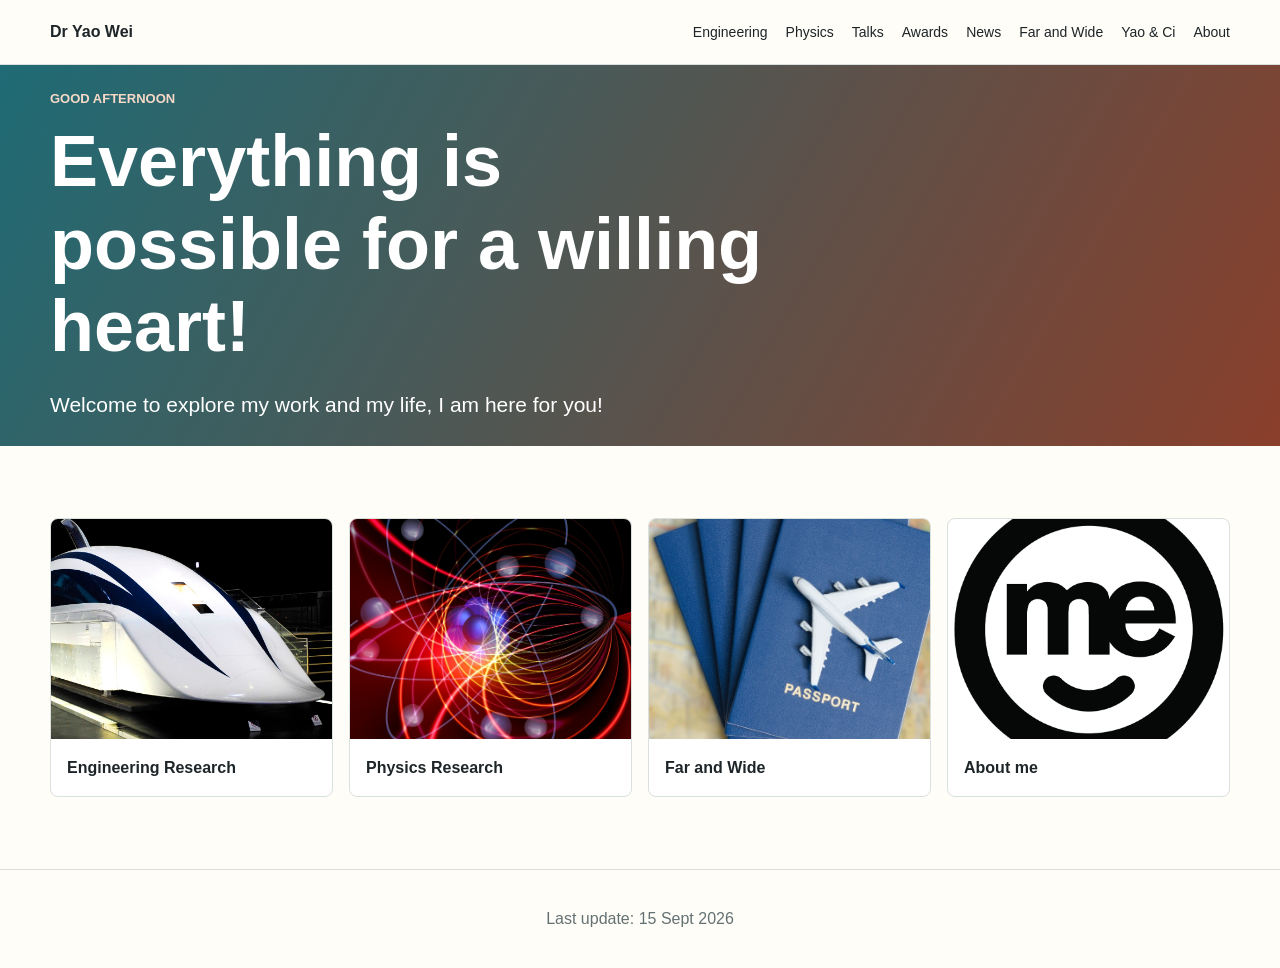
<file: index.html>
<!doctype html>
<html lang="en">
<head>
  <meta charset="utf-8">
  <meta name="viewport" content="width=device-width, initial-scale=1">
  <title>Dr Yao Wei | Condensed Matter Physics &amp; Engineering</title>
  <link rel="icon" type="image/jpeg" href="images/me.jpg">
  <link rel="stylesheet" href="styles.css">
</head>
<body>
  <header class="site-header">
    <nav class="nav">
      <a class="brand" href="index.html">Dr Yao Wei</a>
      <div class="links">
        <a href="machine.html">Engineering</a>
        <a href="physics.html">Physics</a>
        <a href="talks.html">Talks</a>
        <a href="awards.html">Awards</a>
        <a href="news.html">News</a>
        <a href="travel.html">Far and Wide</a>
        <a href="us.html">Yao &amp; Ci</a>
        <a href="about.html">About</a>
      </div>
    </nav>
  </header>

  <main id="home">
    <section class="hero">
      <div class="hero-text">
        <p class="eyebrow" id="greeting"></p>
        <h1>Everything is possible for a willing heart!</h1>
        <p class="lead">Welcome to explore my work and my life, I am here for you!</p>
      </div>
    </section>

    <section class="contents section">
      <div class="content-grid">
        <a class="tile" href="machine.html">
          <img src="images/main_electrical_machine.jpg" alt="Engineering research">
          <span>Engineering Research</span>
        </a>
        <a class="tile" href="physics.html">
          <img src="images/main_theory_physics.jpg" alt="Physics research">
          <span>Physics Research</span>
        </a>
        <a class="tile" href="travel.html">
          <img src="images/main_go_far_away.jpg" alt="Far and wide">
          <span>Far and Wide</span>
        </a>
        <a class="tile" href="about.html">
          <img src="images/main_about_me.png" alt="About me">
          <span>About me</span>
        </a>
      </div>
    </section>

  </main>

  <footer>
    <p>Last update: 15 Sept 2026</p>
  </footer>

  <script>
    (function () {
      var el = document.getElementById('greeting');
      if (!el) return;
      var hour = new Date().getHours();
      var text;
      if (hour < 5) text = 'Good night';
      else if (hour < 12) text = 'Good morning';
      else if (hour < 14) text = 'Good afternoon';
      else if (hour < 18) text = 'Good afternoon';
      else if (hour < 22) text = 'Good evening';
      else text = 'Good night';
      el.textContent = text;
    })();
  </script>
</body>
</html>
</file>
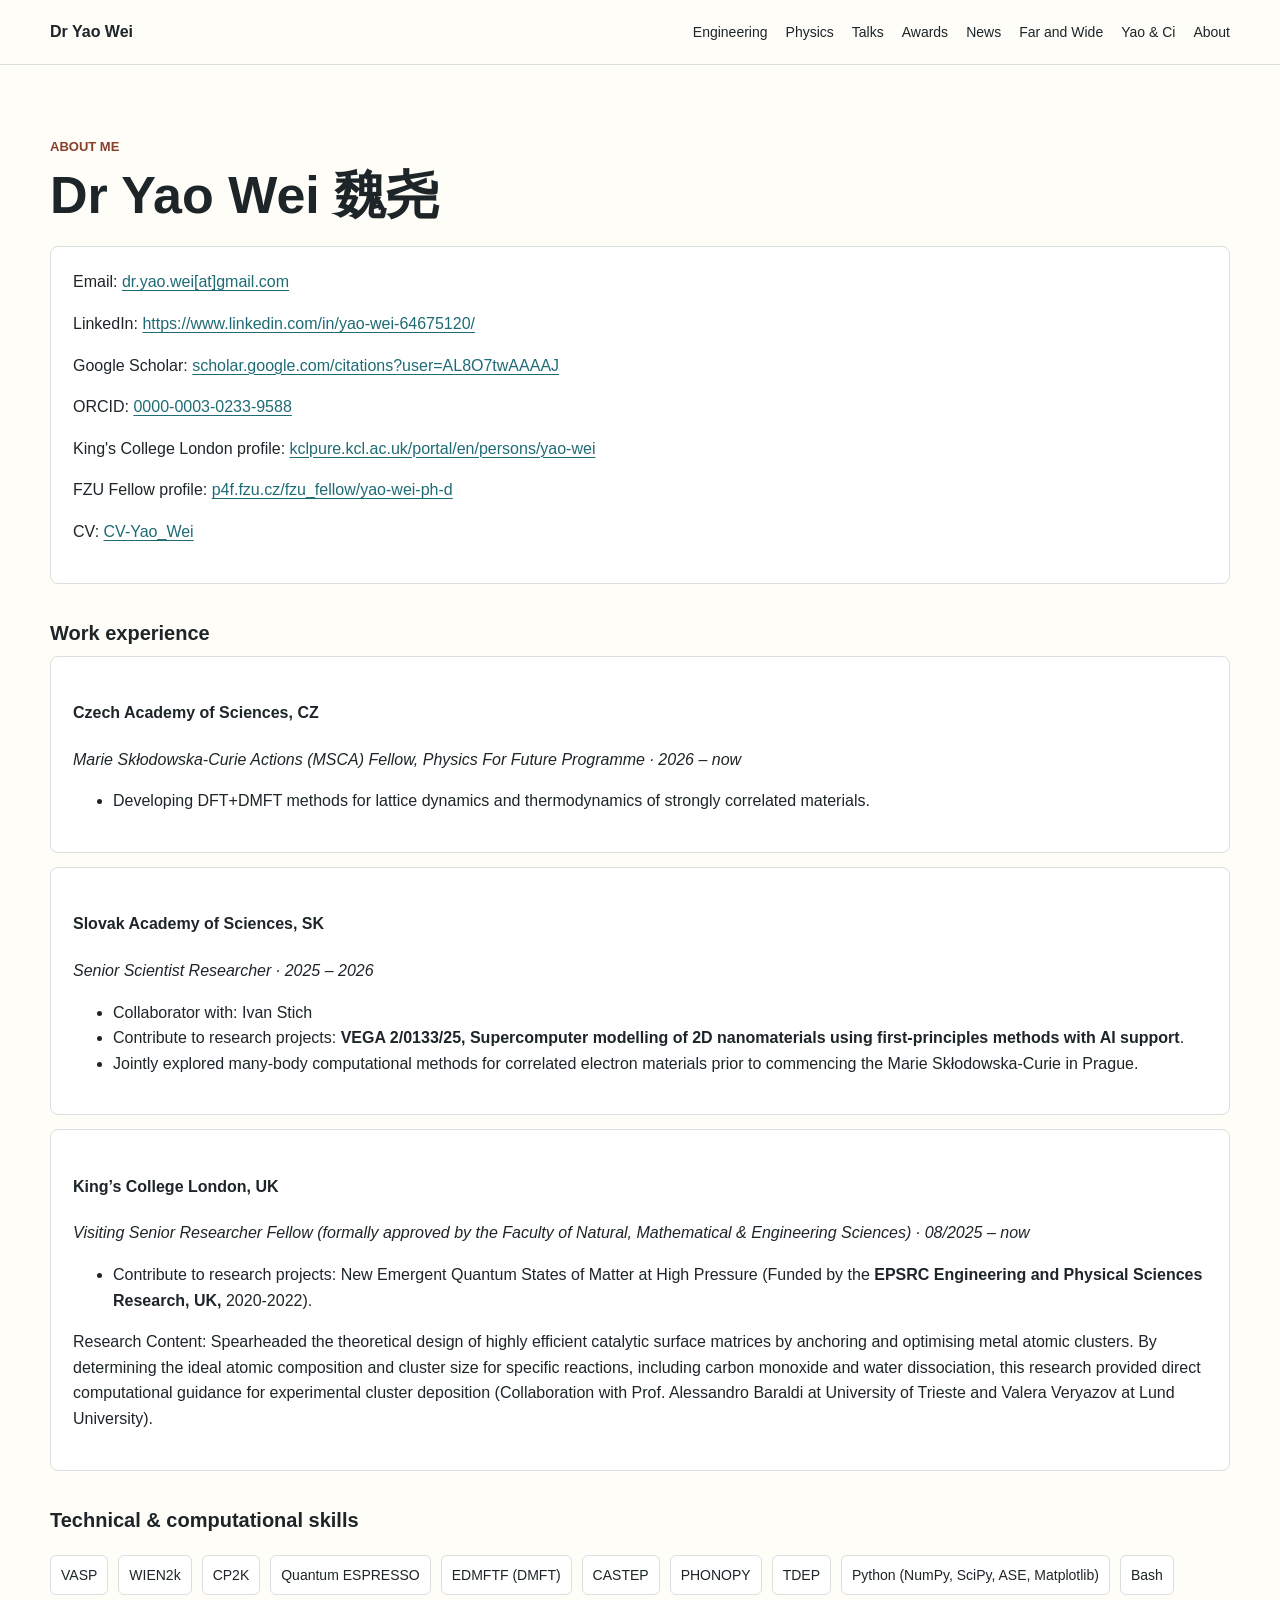
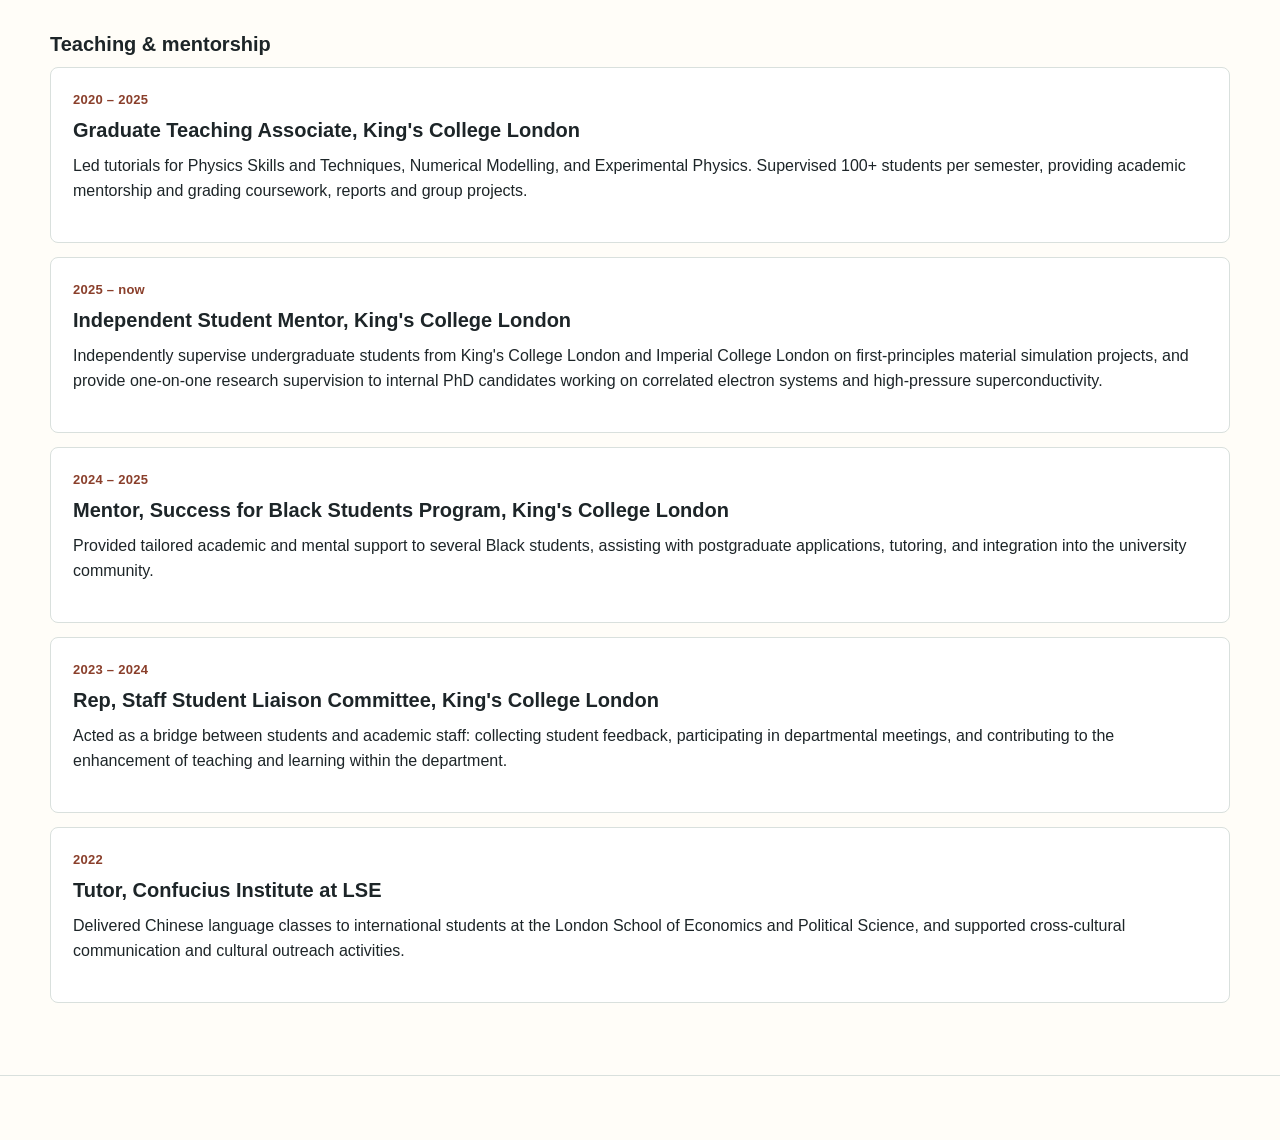
<file: about.html>
<!doctype html>
<html lang="en">
<head>
  <meta charset="utf-8">
  <meta name="viewport" content="width=device-width, initial-scale=1">
  <title>About — Dr Yao Wei</title>
  <link rel="icon" type="image/jpeg" href="images/me.jpg">
  <link rel="stylesheet" href="styles.css">
</head>
<body>
  <header class="site-header">
    <nav class="nav">
      <a class="brand" href="index.html">Dr Yao Wei</a>
      <div class="links">
        <a href="machine.html">Engineering</a>
        <a href="physics.html">Physics</a>
        <a href="talks.html">Talks</a>
        <a href="awards.html">Awards</a>
        <a href="news.html">News</a>
        <a href="travel.html">Far and Wide</a>
        <a href="us.html">Yao &amp; Ci</a>
        <a href="about.html">About</a>
      </div>
    </nav>
  </header>

  <main>
    <section class="section">
      <p class="eyebrow">About me</p>
      <h2>Dr Yao Wei 魏尧</h2>
      <div class="about-card">
        <p>Email: <a href="mailto:dr.yao.wei@gmail.com">dr.yao.wei[at]gmail.com</a></p>
        <p>LinkedIn: <a href="https://www.linkedin.com/in/yao-wei-64675120/">https://www.linkedin.com/in/yao-wei-64675120/</a></p>
        <p>Google Scholar: <a href="https://scholar.google.com/citations?user=AL8O7twAAAAJ&hl">scholar.google.com/citations?user=AL8O7twAAAAJ</a></p>
        <p>ORCID: <a href="https://orcid.org/0000-0003-0233-9588">0000-0003-0233-9588</a></p>
        <p>King's College London profile: <a href="https://kclpure.kcl.ac.uk/portal/en/persons/yao-wei/">kclpure.kcl.ac.uk/portal/en/persons/yao-wei</a></p>
        <p>FZU Fellow profile: <a href="https://p4f.fzu.cz/fzu_fellow/yao-wei-ph-d/">p4f.fzu.cz/fzu_fellow/yao-wei-ph-d</a></p>
        <p>CV: <a href="files/CV.pdf">CV-Yao_Wei</a></p>
      </div>

      <h3 id="work-experience" style="margin-top:36px;">Work experience</h3>
      <div class="paper-list">
        <article>
          <h4>Czech Academy of Sciences, CZ</h4>
          <p><em>Marie Skłodowska-Curie Actions (MSCA) Fellow, Physics For Future Programme · 2026 – now</em></p>
          <ul>
            <li>Developing DFT+DMFT methods for lattice dynamics and thermodynamics of strongly correlated materials.</li>
          </ul>
        </article>
        <article>
          <h4>Slovak Academy of Sciences, SK</h4>
          <p><em>Senior Scientist Researcher · 2025 – 2026</em></p>
          <ul>
            <li>Collaborator with: Ivan Stich</li>
            <li>Contribute to research projects: <strong>VEGA 2/0133/25, Supercomputer modelling of 2D nanomaterials using first-principles methods with AI support</strong>.</li>
            <li>Jointly explored many-body computational methods for correlated electron materials prior to commencing the Marie Skłodowska-Curie in Prague.</li>
          </ul>
        </article>
        <article>
          <h4>King’s College London, UK</h4>
          <p><em>Visiting Senior Researcher Fellow (formally approved by the Faculty of Natural, Mathematical &amp; Engineering Sciences) · 08/2025 – now</em></p>
          <ul>
            <li>Contribute to research projects: New Emergent Quantum States of Matter at High Pressure (Funded by the <strong>EPSRC Engineering and Physical Sciences Research, UK,</strong> 2020-2022).</li>
          </ul>
          <p>Research Content: Spearheaded the theoretical design of highly efficient catalytic surface matrices by anchoring and optimising metal atomic clusters. By determining the ideal atomic composition and cluster size for specific reactions, including carbon monoxide and water dissociation, this research provided direct computational guidance for experimental cluster deposition (Collaboration with Prof. Alessandro Baraldi at University of Trieste and Valera Veryazov at Lund University).</p>
        </article>
      </div>

      <h3 style="margin-top:36px;">Technical &amp; computational skills</h3>
      <div class="resources">
        <span>VASP</span>
        <span>WIEN2k</span>
        <span>CP2K</span>
        <span>Quantum ESPRESSO</span>
        <span>EDMFTF (DMFT)</span>
        <span>CASTEP</span>
        <span>PHONOPY</span>
        <span>TDEP</span>
        <span>Python (NumPy, SciPy, ASE, Matplotlib)</span>
        <span>Bash</span>
      </div>

      <h3 style="margin-top:36px;">Teaching &amp; mentorship</h3>
      <div class="paper-list">
        <article>
          <p class="paper-year">2020 – 2025</p>
          <h3>Graduate Teaching Associate, King's College London</h3>
          <p>Led tutorials for Physics Skills and Techniques, Numerical Modelling, and Experimental Physics. Supervised 100+ students per semester, providing academic mentorship and grading coursework, reports and group projects.</p>
        </article>
        <article>
          <p class="paper-year">2025 – now</p>
          <h3>Independent Student Mentor, King's College London</h3>
          <p>Independently supervise undergraduate students from King's College London and Imperial College London on first-principles material simulation projects, and provide one-on-one research supervision to internal PhD candidates working on correlated electron systems and high-pressure superconductivity.</p>
        </article>
        <article>
          <p class="paper-year">2024 – 2025</p>
          <h3>Mentor, Success for Black Students Program, King's College London</h3>
          <p>Provided tailored academic and mental support to several Black students, assisting with postgraduate applications, tutoring, and integration into the university community.</p>
        </article>
        <article>
          <p class="paper-year">2023 – 2024</p>
          <h3>Rep, Staff Student Liaison Committee, King's College London</h3>
          <p>Acted as a bridge between students and academic staff: collecting student feedback, participating in departmental meetings, and contributing to the enhancement of teaching and learning within the department.</p>
        </article>
        <article>
          <p class="paper-year">2022</p>
          <h3>Tutor, Confucius Institute at LSE</h3>
          <p>Delivered Chinese language classes to international students at the London School of Economics and Political Science, and supported cross-cultural communication and cultural outreach activities.</p>
        </article>
      </div>
    </section>
  </main>

  <footer>
  </footer>
</body>
</html>
</file>
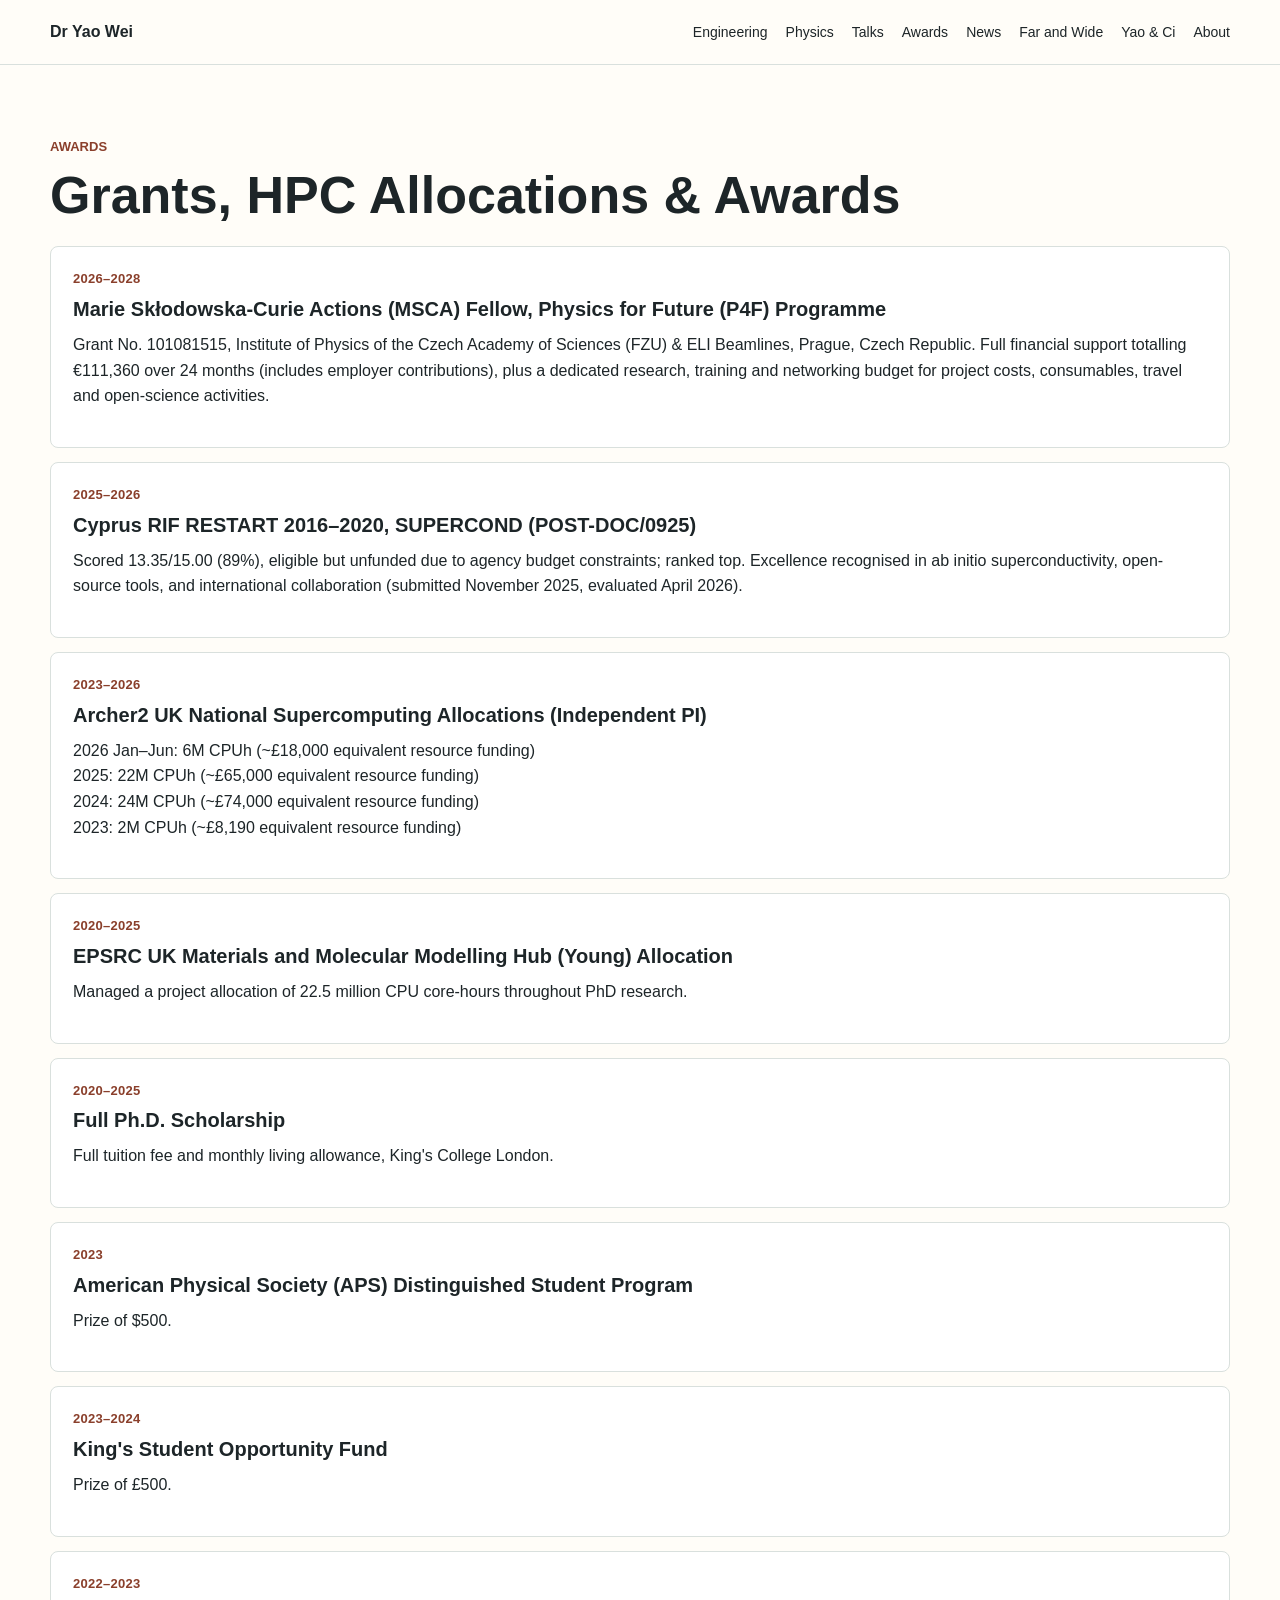
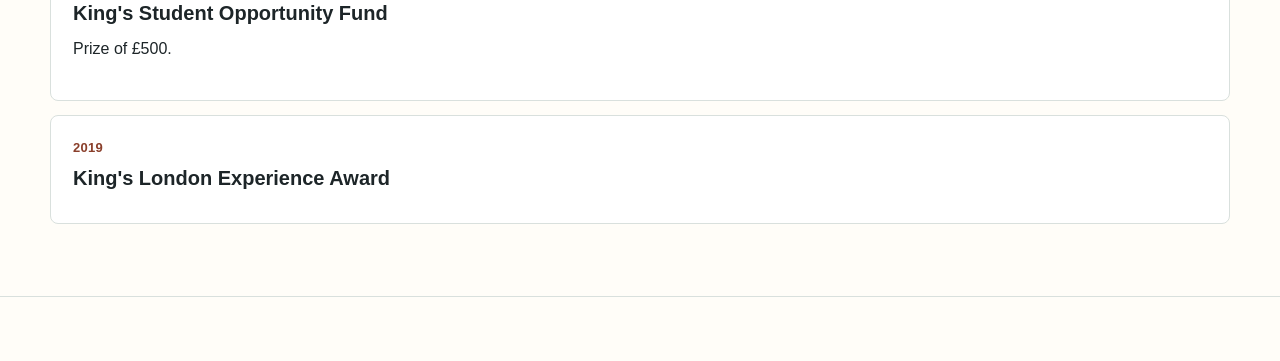
<file: awards.html>
<!doctype html>
<html lang="en">
<head>
  <meta charset="utf-8">
  <meta name="viewport" content="width=device-width, initial-scale=1">
  <title>Grants &amp; Awards — Dr Yao Wei</title>
  <link rel="icon" type="image/jpeg" href="images/me.jpg">
  <link rel="stylesheet" href="styles.css">
</head>
<body>
  <header class="site-header">
    <nav class="nav">
      <a class="brand" href="index.html">Dr Yao Wei</a>
      <div class="links">
        <a href="machine.html">Engineering</a>
        <a href="physics.html">Physics</a>
        <a href="talks.html">Talks</a>
        <a href="awards.html">Awards</a>
        <a href="news.html">News</a>
        <a href="travel.html">Far and Wide</a>
        <a href="us.html">Yao &amp; Ci</a>
        <a href="about.html">About</a>
      </div>
    </nav>
  </header>

  <main>
    <section class="section">
      <p class="eyebrow">Awards</p>
      <h2>Grants, HPC Allocations &amp; Awards</h2>

      <div class="paper-list">
        <article>
          <p class="paper-year">2026–2028</p>
          <h3>Marie Skłodowska-Curie Actions (MSCA) Fellow, Physics for Future (P4F) Programme</h3>
          <p>Grant No. 101081515, Institute of Physics of the Czech Academy of Sciences (FZU) &amp; ELI Beamlines, Prague, Czech Republic. Full financial support totalling €111,360 over 24 months (includes employer contributions), plus a dedicated research, training and networking budget for project costs, consumables, travel and open-science activities.</p>
        </article>
        <article>
          <p class="paper-year">2025–2026</p>
          <h3>Cyprus RIF RESTART 2016–2020, SUPERCOND (POST-DOC/0925)</h3>
          <p>Scored 13.35/15.00 (89%), eligible but unfunded due to agency budget constraints; ranked top. Excellence recognised in ab initio superconductivity, open-source tools, and international collaboration (submitted November 2025, evaluated April 2026).</p>
        </article>
        <article>
          <p class="paper-year">2023–2026</p>
          <h3>Archer2 UK National Supercomputing Allocations (Independent PI)</h3>
          <p>2026 Jan–Jun: 6M CPUh (~£18,000 equivalent resource funding)<br>
          2025: 22M CPUh (~£65,000 equivalent resource funding)<br>
          2024: 24M CPUh (~£74,000 equivalent resource funding)<br>
          2023: 2M CPUh (~£8,190 equivalent resource funding)</p>
        </article>
        <article>
          <p class="paper-year">2020–2025</p>
          <h3>EPSRC UK Materials and Molecular Modelling Hub (Young) Allocation</h3>
          <p>Managed a project allocation of 22.5 million CPU core-hours throughout PhD research.</p>
        </article>
        <article>
          <p class="paper-year">2020–2025</p>
          <h3>Full Ph.D. Scholarship</h3>
          <p>Full tuition fee and monthly living allowance, King's College London.</p>
        </article>
        <article>
          <p class="paper-year">2023</p>
          <h3>American Physical Society (APS) Distinguished Student Program</h3>
          <p>Prize of $500.</p>
        </article>
        <article>
          <p class="paper-year">2023–2024</p>
          <h3>King's Student Opportunity Fund</h3>
          <p>Prize of £500.</p>
        </article>
        <article>
          <p class="paper-year">2022–2023</p>
          <h3>King's Student Opportunity Fund</h3>
          <p>Prize of £500.</p>
        </article>
        <article>
          <p class="paper-year">2019</p>
          <h3>King's London Experience Award</h3>
        </article>
      </div>
    </section>
  </main>

  <footer>
  </footer>
</body>
</html>
</file>
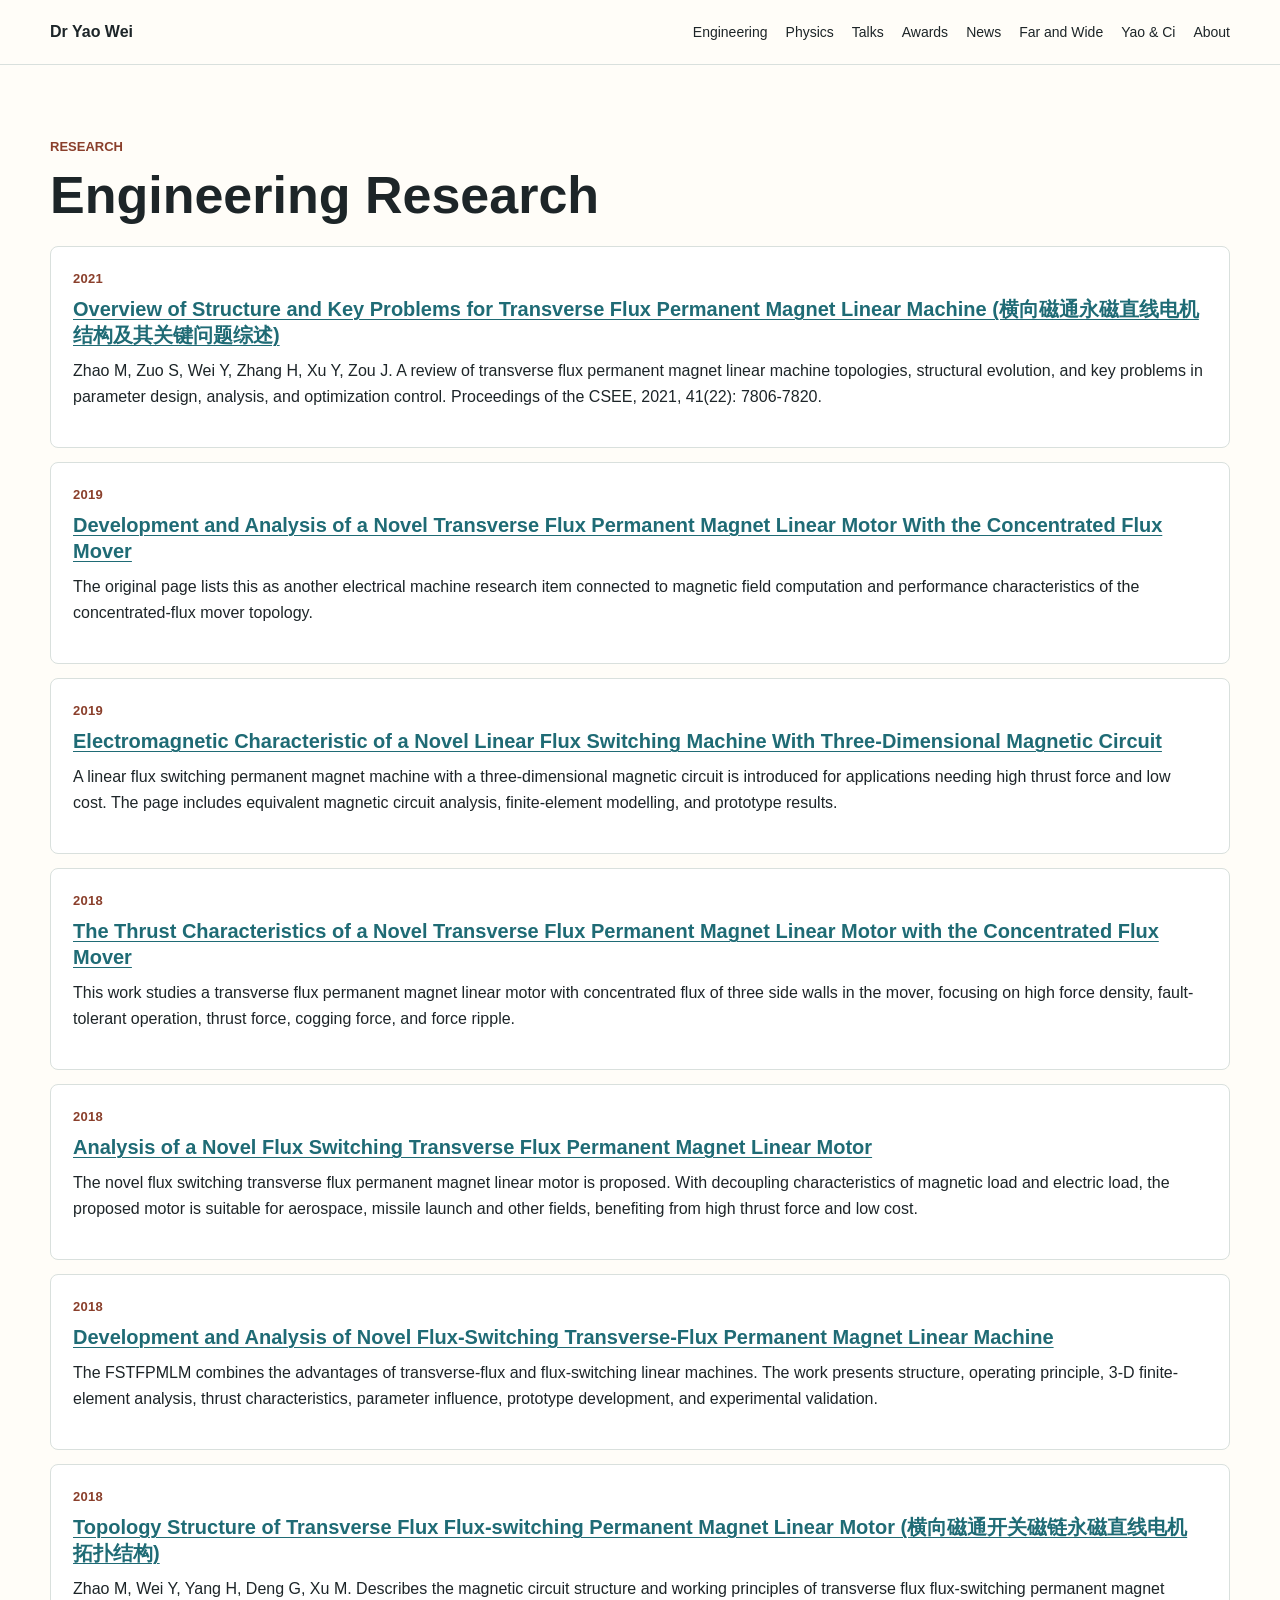
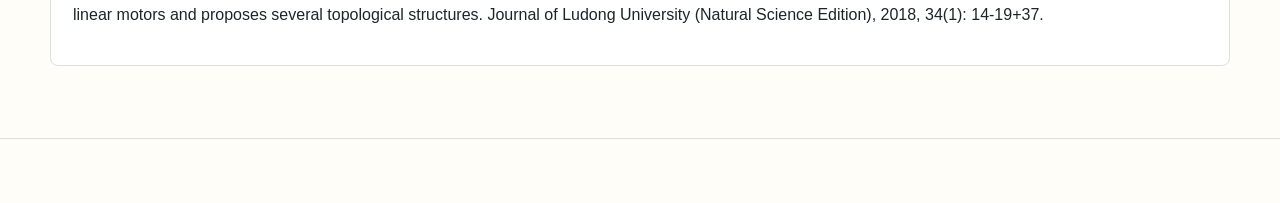
<file: machine.html>
<!doctype html>
<html lang="en">
<head>
  <meta charset="utf-8">
  <meta name="viewport" content="width=device-width, initial-scale=1">
  <title>Engineering Research — Dr Yao Wei</title>
  <link rel="icon" type="image/jpeg" href="images/me.jpg">
  <link rel="stylesheet" href="styles.css">
</head>
<body>
  <header class="site-header">
    <nav class="nav">
      <a class="brand" href="index.html">Dr Yao Wei</a>
      <div class="links">
        <a href="machine.html">Engineering</a>
        <a href="physics.html">Physics</a>
        <a href="talks.html">Talks</a>
        <a href="awards.html">Awards</a>
        <a href="news.html">News</a>
        <a href="travel.html">Far and Wide</a>
        <a href="us.html">Yao &amp; Ci</a>
        <a href="about.html">About</a>
      </div>
    </nav>
  </header>

  <main>
    <section class="section">
      <p class="eyebrow">Research</p>
      <h2>Engineering Research</h2>
      <div class="paper-list">
        <article>
          <p class="paper-year">2021</p>
          <h3><a href="https://scholar.hit.edu.cn/en/publications/%E6%A8%AA%E5%90%91%E7%A3%81%E9%80%9A%E6%B0%B8%E7%A3%81%E7%9B%B4%E7%BA%BF%E7%94%B5%E6%9C%BA%E7%BB%93%E6%9E%84%E5%8F%8A%E5%85%B6%E5%85%B3%E9%94%AE%E9%97%AE%E9%A2%98%E7%BB%BC%E8%BF%B0/">Overview of Structure and Key Problems for Transverse Flux Permanent Magnet Linear Machine (横向磁通永磁直线电机结构及其关键问题综述)</a></h3>
          <p>Zhao M, Zuo S, Wei Y, Zhang H, Xu Y, Zou J. A review of transverse flux permanent magnet linear machine topologies, structural evolution, and key problems in parameter design, analysis, and optimization control. Proceedings of the CSEE, 2021, 41(22): 7806-7820.</p>
        </article>
        <article>
          <p class="paper-year">2019</p>
          <h3><a href="https://ieeexplore.ieee.org/abstract/document/8598954">Development and Analysis of a Novel Transverse Flux Permanent Magnet Linear Motor With the Concentrated Flux Mover</a></h3>
          <p>The original page lists this as another electrical machine research item connected to magnetic field computation and performance characteristics of the concentrated-flux mover topology.</p>
        </article>
        <article>
          <p class="paper-year">2019</p>
          <h3><a href="https://ieeexplore.ieee.org/abstract/document/8598820">Electromagnetic Characteristic of a Novel Linear Flux Switching Machine With Three-Dimensional Magnetic Circuit</a></h3>
          <p>A linear flux switching permanent magnet machine with a three-dimensional magnetic circuit is introduced for applications needing high thrust force and low cost. The page includes equivalent magnetic circuit analysis, finite-element modelling, and prototype results.</p>
        </article>
        <article>
          <p class="paper-year">2018</p>
          <h3><a href="https://ieeexplore.ieee.org/abstract/document/8558906">The Thrust Characteristics of a Novel Transverse Flux Permanent Magnet Linear Motor with the Concentrated Flux Mover</a></h3>
          <p>This work studies a transverse flux permanent magnet linear motor with concentrated flux of three side walls in the mover, focusing on high force density, fault-tolerant operation, thrust force, cogging force, and force ripple.</p>
        </article>
        <article>
          <p class="paper-year">2018</p>
          <h3><a href="https://ieeexplore.ieee.org/abstract/document/8558830">Analysis of a Novel Flux Switching Transverse Flux Permanent Magnet Linear Motor</a></h3>
          <p>The novel flux switching transverse flux permanent magnet linear motor is proposed. With decoupling characteristics of magnetic load and electric load, the proposed motor is suitable for aerospace, missile launch and other fields, benefiting from high thrust force and low cost.</p>
        </article>
        <article>
          <p class="paper-year">2018</p>
          <h3><a href="https://ieeexplore.ieee.org/abstract/document/8424235">Development and Analysis of Novel Flux-Switching Transverse-Flux Permanent Magnet Linear Machine</a></h3>
          <p>The FSTFPMLM combines the advantages of transverse-flux and flux-switching linear machines. The work presents structure, operating principle, 3-D finite-element analysis, thrust characteristics, parameter influence, prototype development, and experimental validation.</p>
        </article>
        <article>
          <p class="paper-year">2018</p>
          <h3><a href="https://oversea.cnki.net/kcms2/article/abstract?v=gvg-iIm8s3OOnkltaxHirT4nMhGMFl7Jvv9I3fQjOs62uxLo9WEw8Uj7LRCgvpQLVcav3UG7-0p_ysw36I_tfK_612Ff7jbEw8I-IZfxrNP4j57LXtcecLsRFXo_KbVx4vOFy4GoDoKuMnRCTIMtfnVNiMqi-6cIpSOdEWuDnMI=&uniplatform=OVERSEA">Topology Structure of Transverse Flux Flux-switching Permanent Magnet Linear Motor (横向磁通开关磁链永磁直线电机拓扑结构)</a></h3>
          <p>Zhao M, Wei Y, Yang H, Deng G, Xu M. Describes the magnetic circuit structure and working principles of transverse flux flux-switching permanent magnet linear motors and proposes several topological structures. Journal of Ludong University (Natural Science Edition), 2018, 34(1): 14-19+37.</p>
        </article>
      </div>
    </section>
  </main>

  <footer>
  </footer>
</body>
</html>
</file>
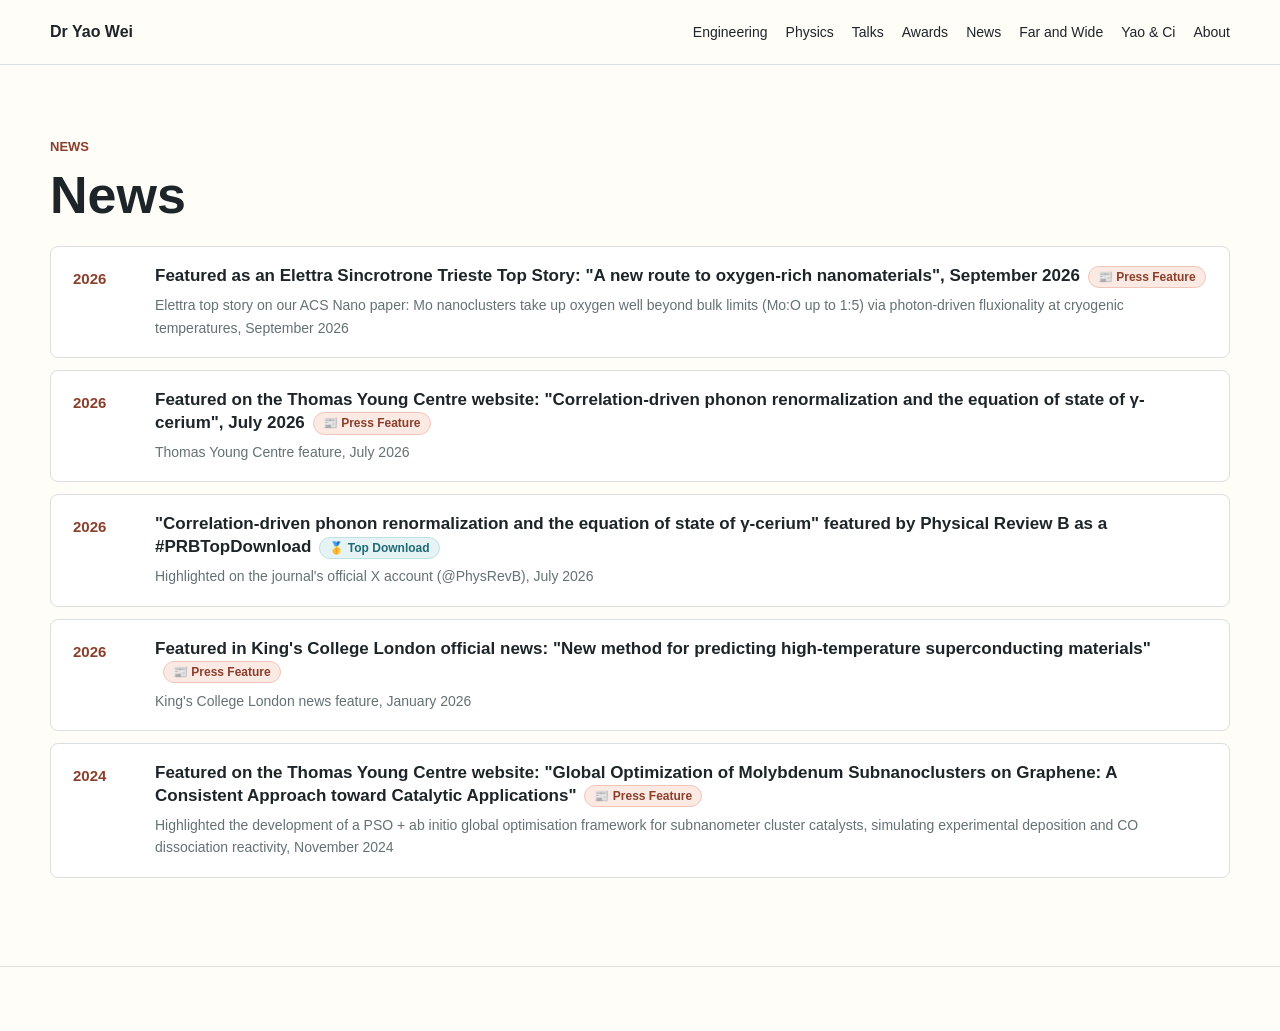
<file: news.html>
<!doctype html>
<html lang="en">
<head>
  <meta charset="utf-8">
  <meta name="viewport" content="width=device-width, initial-scale=1">
  <title>News — Dr Yao Wei</title>
  <link rel="icon" type="image/jpeg" href="images/me.jpg">
  <link rel="stylesheet" href="styles.css">
</head>
<body>
  <header class="site-header">
    <nav class="nav">
      <a class="brand" href="index.html">Dr Yao Wei</a>
      <div class="links">
        <a href="machine.html">Engineering</a>
        <a href="physics.html">Physics</a>
        <a href="talks.html">Talks</a>
        <a href="awards.html">Awards</a>
        <a href="news.html">News</a>
        <a href="travel.html">Far and Wide</a>
        <a href="us.html">Yao &amp; Ci</a>
        <a href="about.html">About</a>
      </div>
    </nav>
  </header>

  <main>
    <section class="section">
      <p class="eyebrow">News</p>
      <h2>News</h2>
      <ol class="publication-list">
        <li class="pub">
          <span class="pub-year">2026</span>
          <div class="pub-body">
            <p class="pub-title"><a href="https://www.elettra.eu/index.php@option=com_content&view=article&id=25586%253Aa-new-route-to-oxygen-rich-nanomaterials&lang=.html">Featured as an Elettra Sincrotrone Trieste Top Story: "A new route to oxygen-rich nanomaterials", September 2026</a><span class="badge badge-press">📰 Press Feature</span></p>
            <p class="pub-meta">Elettra top story on our ACS Nano paper: Mo nanoclusters take up oxygen well beyond bulk limits (Mo:O up to 1:5) via photon-driven fluxionality at cryogenic temperatures, September 2026</p>
          </div>
        </li>
        <li class="pub">
          <span class="pub-year">2026</span>
          <div class="pub-body">
            <p class="pub-title"><a href="https://thomasyoungcentre.org/correlation-driven-phonon-renormalization-and-the-equation-of-state-of-%f0%9d%9b%be-cerium/">Featured on the Thomas Young Centre website: "Correlation-driven phonon renormalization and the equation of state of γ-cerium", July 2026</a><span class="badge badge-press">📰 Press Feature</span></p>
            <p class="pub-meta">Thomas Young Centre feature, July 2026</p>
          </div>
        </li>
        <li class="pub">
          <span class="pub-year">2026</span>
          <div class="pub-body">
            <p class="pub-title"><a href="https://x.com/PhysRevB/status/2079005139373904336?s=20">"Correlation-driven phonon renormalization and the equation of state of γ-cerium" featured by Physical Review B as a #PRBTopDownload</a><span class="badge badge-top">🥇 Top Download</span></p>
            <p class="pub-meta">Highlighted on the journal's official X account (@PhysRevB), July 2026</p>
          </div>
        </li>
        <li class="pub">
          <span class="pub-year">2026</span>
          <div class="pub-body">
            <p class="pub-title"><a href="https://www.kcl.ac.uk/news/new-method-for-predicting-high-temperature-superconducting-materials">Featured in King's College London official news: "New method for predicting high-temperature superconducting materials"</a><span class="badge badge-press">📰 Press Feature</span></p>
            <p class="pub-meta">King's College London news feature, January 2026</p>
          </div>
        </li>
        <li class="pub">
          <span class="pub-year">2024</span>
          <div class="pub-body">
            <p class="pub-title"><a href="https://thomasyoungcentre.org/global-optimization-of-molybdenum-subnanoclusters-on-graphene-a-consistent-approach-toward-catalytic-applications/">Featured on the Thomas Young Centre website: "Global Optimization of Molybdenum Subnanoclusters on Graphene: A Consistent Approach toward Catalytic Applications"</a><span class="badge badge-press">📰 Press Feature</span></p>
            <p class="pub-meta">Highlighted the development of a PSO + ab initio global optimisation framework for subnanometer cluster catalysts, simulating experimental deposition and CO dissociation reactivity, November 2024</p>
          </div>
        </li>
      </ol>
    </section>
  </main>

  <footer>
  </footer>
</body>
</html>
</file>
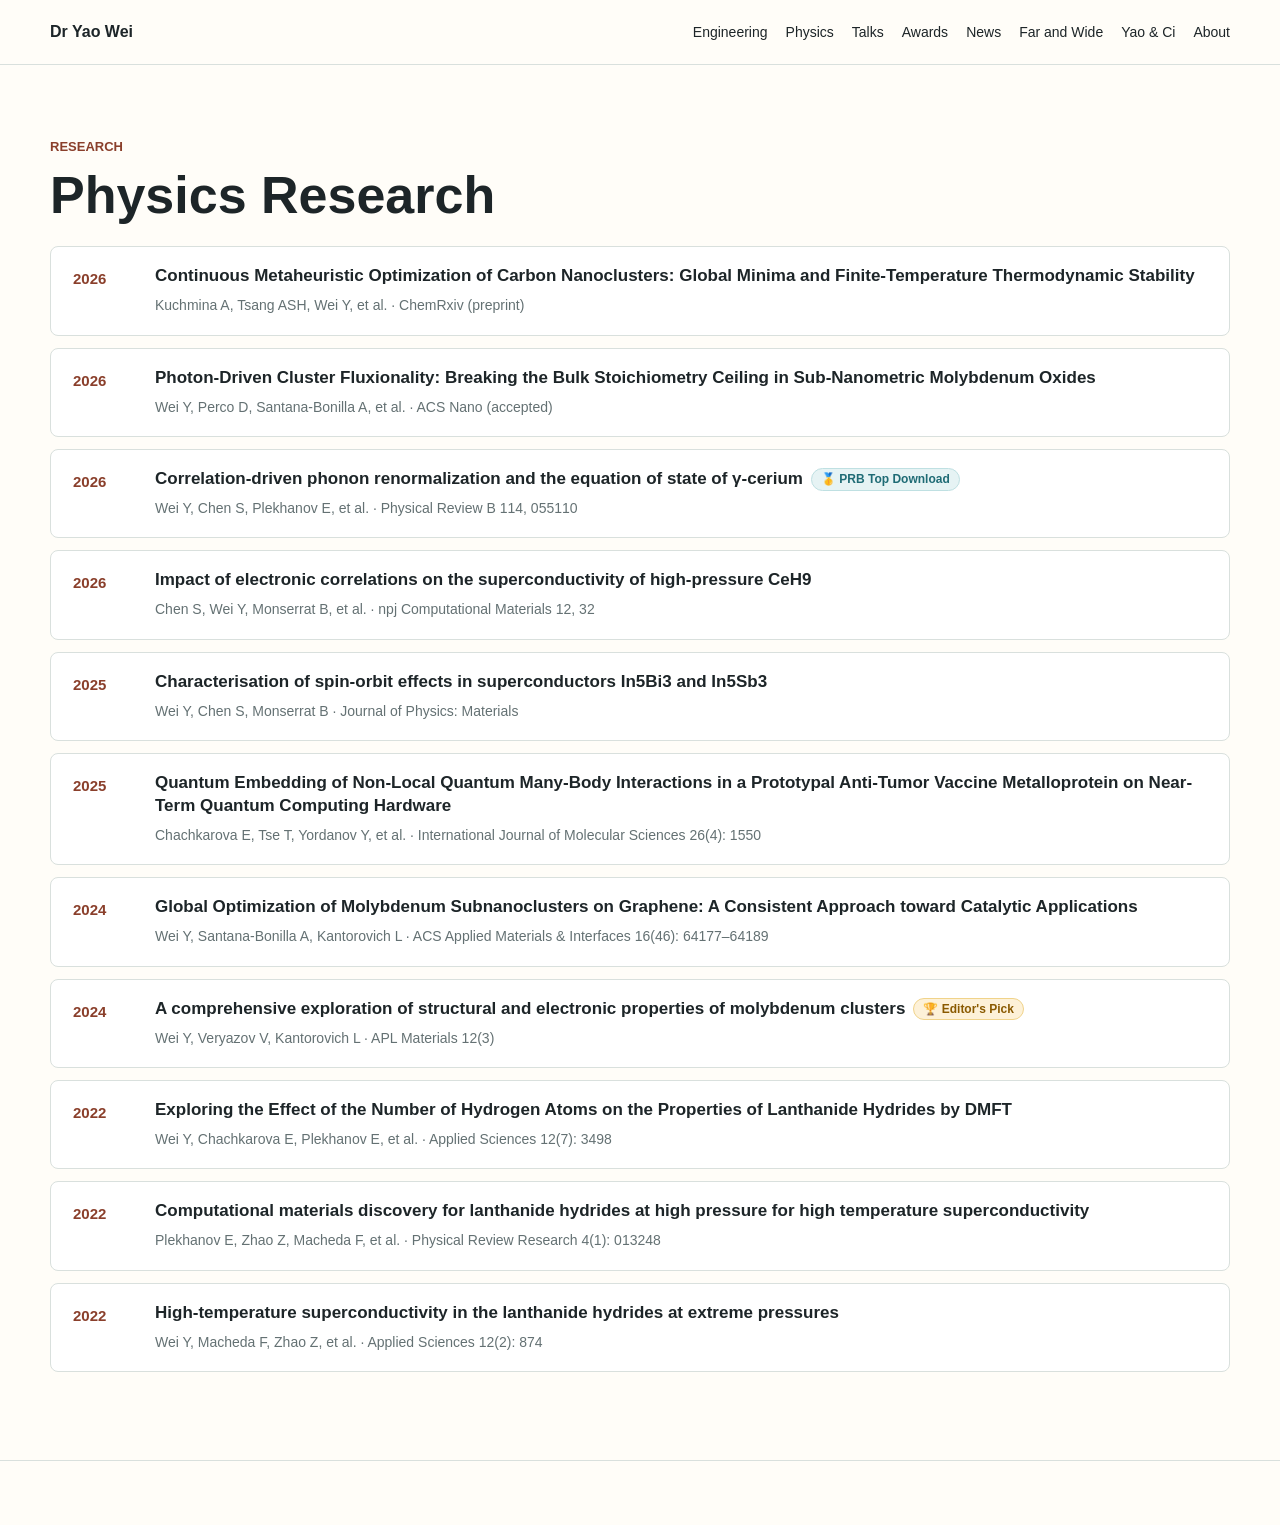
<file: physics.html>
<!doctype html>
<html lang="en">
<head>
  <meta charset="utf-8">
  <meta name="viewport" content="width=device-width, initial-scale=1">
  <title>Physics Research — Dr Yao Wei</title>
  <link rel="icon" type="image/jpeg" href="images/me.jpg">
  <link rel="stylesheet" href="styles.css">
</head>
<body>
  <header class="site-header">
    <nav class="nav">
      <a class="brand" href="index.html">Dr Yao Wei</a>
      <div class="links">
        <a href="machine.html">Engineering</a>
        <a href="physics.html">Physics</a>
        <a href="talks.html">Talks</a>
        <a href="awards.html">Awards</a>
        <a href="news.html">News</a>
        <a href="travel.html">Far and Wide</a>
        <a href="us.html">Yao &amp; Ci</a>
        <a href="about.html">About</a>
      </div>
    </nav>
  </header>

  <main>
    <section class="section">
      <p class="eyebrow">Research</p>
      <h2>Physics Research</h2>
      <ol class="publication-list">
        <li class="pub">
          <span class="pub-year">2026</span>
          <div class="pub-body">
            <p class="pub-title"><a href="https://chemrxiv.org/doi/abs/10.26434/chemrxiv.15012403/v1">Continuous Metaheuristic Optimization of Carbon Nanoclusters: Global Minima and Finite-Temperature Thermodynamic Stability</a></p>
            <p class="pub-meta">Kuchmina A, Tsang ASH, Wei Y, et al. · ChemRxiv (preprint)</p>
          </div>
        </li>
        <li class="pub">
          <span class="pub-year">2026</span>
          <div class="pub-body">
            <p class="pub-title"><a href="https://doi.org/10.1021/acsnano.6c09355">Photon-Driven Cluster Fluxionality: Breaking the Bulk Stoichiometry Ceiling in Sub-Nanometric Molybdenum Oxides</a></p>
            <p class="pub-meta">Wei Y, Perco D, Santana-Bonilla A, et al. · ACS Nano (accepted)</p>
          </div>
        </li>
        <li class="pub">
          <span class="pub-year">2026</span>
          <div class="pub-body">
            <p class="pub-title"><a href="https://doi.org/10.1103/zm4r-vs8j">Correlation-driven phonon renormalization and the equation of state of γ-cerium</a><span class="badge badge-top">🥇 PRB Top Download</span></p>
            <p class="pub-meta">Wei Y, Chen S, Plekhanov E, et al. · Physical Review B 114, 055110</p>
          </div>
        </li>
        <li class="pub">
          <span class="pub-year">2026</span>
          <div class="pub-body">
            <p class="pub-title"><a href="https://www.nature.com/articles/s41524-025-01889-8">Impact of electronic correlations on the superconductivity of high-pressure CeH9</a></p>
            <p class="pub-meta">Chen S, Wei Y, Monserrat B, et al. · npj Computational Materials 12, 32</p>
          </div>
        </li>
        <li class="pub">
          <span class="pub-year">2025</span>
          <div class="pub-body">
            <p class="pub-title"><a href="https://iopscience.iop.org/article/10.1088/2515-7639/adc6bf">Characterisation of spin-orbit effects in superconductors In5Bi3 and In5Sb3</a></p>
            <p class="pub-meta">Wei Y, Chen S, Monserrat B · Journal of Physics: Materials</p>
          </div>
        </li>
        <li class="pub">
          <span class="pub-year">2025</span>
          <div class="pub-body">
            <p class="pub-title"><a href="https://www.mdpi.com/1422-0067/26/4/1550">Quantum Embedding of Non-Local Quantum Many-Body Interactions in a Prototypal Anti-Tumor Vaccine Metalloprotein on Near-Term Quantum Computing Hardware</a></p>
            <p class="pub-meta">Chachkarova E, Tse T, Yordanov Y, et al. · International Journal of Molecular Sciences 26(4): 1550</p>
          </div>
        </li>
        <li class="pub">
          <span class="pub-year">2024</span>
          <div class="pub-body">
            <p class="pub-title"><a href="https://pubs.acs.org/doi/full/10.1021/acsami.4c13102">Global Optimization of Molybdenum Subnanoclusters on Graphene: A Consistent Approach toward Catalytic Applications</a></p>
            <p class="pub-meta">Wei Y, Santana-Bonilla A, Kantorovich L · ACS Applied Materials &amp; Interfaces 16(46): 64177–64189</p>
          </div>
        </li>
        <li class="pub">
          <span class="pub-year">2024</span>
          <div class="pub-body">
            <p class="pub-title"><a href="https://pubs.aip.org/aip/apm/article/12/3/031127/3277847">A comprehensive exploration of structural and electronic properties of molybdenum clusters</a><span class="badge badge-gold">🏆 Editor's Pick</span></p>
            <p class="pub-meta">Wei Y, Veryazov V, Kantorovich L · APL Materials 12(3)</p>
          </div>
        </li>
        <li class="pub">
          <span class="pub-year">2022</span>
          <div class="pub-body">
            <p class="pub-title"><a href="https://www.mdpi.com/2076-3417/12/7/3498">Exploring the Effect of the Number of Hydrogen Atoms on the Properties of Lanthanide Hydrides by DMFT</a></p>
            <p class="pub-meta">Wei Y, Chachkarova E, Plekhanov E, et al. · Applied Sciences 12(7): 3498</p>
          </div>
        </li>
        <li class="pub">
          <span class="pub-year">2022</span>
          <div class="pub-body">
            <p class="pub-title"><a href="https://journals.aps.org/prresearch/abstract/10.1103/PhysRevResearch.4.013248">Computational materials discovery for lanthanide hydrides at high pressure for high temperature superconductivity</a></p>
            <p class="pub-meta">Plekhanov E, Zhao Z, Macheda F, et al. · Physical Review Research 4(1): 013248</p>
          </div>
        </li>
        <li class="pub">
          <span class="pub-year">2022</span>
          <div class="pub-body">
            <p class="pub-title"><a href="https://www.mdpi.com/2076-3417/12/2/874">High-temperature superconductivity in the lanthanide hydrides at extreme pressures</a></p>
            <p class="pub-meta">Wei Y, Macheda F, Zhao Z, et al. · Applied Sciences 12(2): 874</p>
          </div>
        </li>
      </ol>
    </section>
  </main>

  <footer>
  </footer>
</body>
</html>
</file>
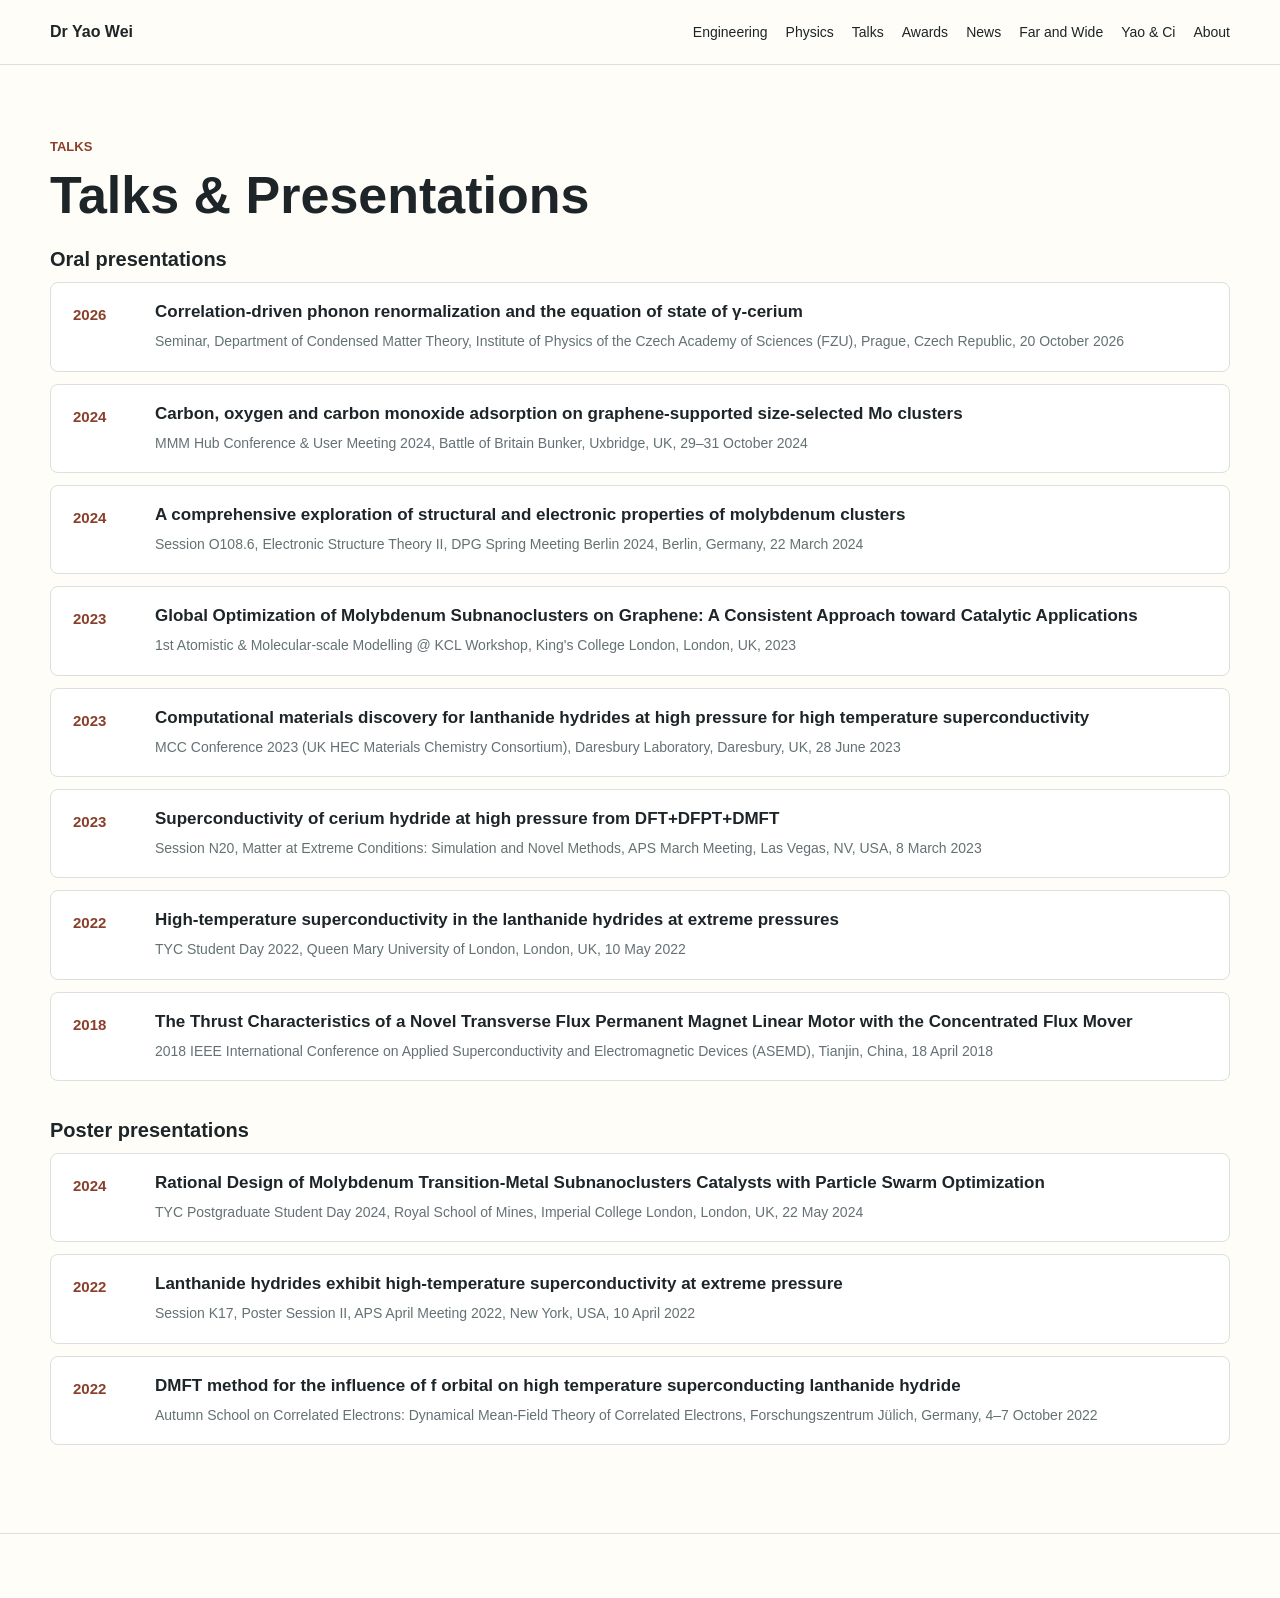
<file: talks.html>
<!doctype html>
<html lang="en">
<head>
  <meta charset="utf-8">
  <meta name="viewport" content="width=device-width, initial-scale=1">
  <title>Talks &amp; Presentations — Dr Yao Wei</title>
  <link rel="icon" type="image/jpeg" href="images/me.jpg">
  <link rel="stylesheet" href="styles.css">
</head>
<body>
  <header class="site-header">
    <nav class="nav">
      <a class="brand" href="index.html">Dr Yao Wei</a>
      <div class="links">
        <a href="machine.html">Engineering</a>
        <a href="physics.html">Physics</a>
        <a href="talks.html">Talks</a>
        <a href="awards.html">Awards</a>
        <a href="news.html">News</a>
        <a href="travel.html">Far and Wide</a>
        <a href="us.html">Yao &amp; Ci</a>
        <a href="about.html">About</a>
      </div>
    </nav>
  </header>

  <main>
    <section class="section">
      <p class="eyebrow">Talks</p>
      <h2>Talks &amp; Presentations</h2>

      <h3>Oral presentations</h3>
      <ol class="publication-list">
        <li class="pub">
          <span class="pub-year">2026</span>
          <div class="pub-body">
            <p class="pub-title"><a href="https://www.fzu.cz/en/events/correlation-driven-phonon-renormalization-and-equation-state-g-cerium">Correlation-driven phonon renormalization and the equation of state of γ-cerium</a></p>
            <p class="pub-meta">Seminar, Department of Condensed Matter Theory, Institute of Physics of the Czech Academy of Sciences (FZU), Prague, Czech Republic, 20 October 2026</p>
          </div>
        </li>
        <li class="pub">
          <span class="pub-year">2024</span>
          <div class="pub-body">
            <p class="pub-title"><a href="https://thomasyoungcentre.org/event/mmm-hub-conference-user-meeting-2024/">Carbon, oxygen and carbon monoxide adsorption on graphene-supported size-selected Mo clusters</a></p>
            <p class="pub-meta">MMM Hub Conference &amp; User Meeting 2024, Battle of Britain Bunker, Uxbridge, UK, 29–31 October 2024</p>
          </div>
        </li>
        <li class="pub">
          <span class="pub-year">2024</span>
          <div class="pub-body">
            <p class="pub-title"><a href="https://www.dpg-verhandlungen.de/year/2024/conference/berlin/part/o/session/108/contribution/6?lang=en">A comprehensive exploration of structural and electronic properties of molybdenum clusters</a></p>
            <p class="pub-meta">Session O108.6, Electronic Structure Theory II, DPG Spring Meeting Berlin 2024, Berlin, Germany, 22 March 2024</p>
          </div>
        </li>
        <li class="pub">
          <span class="pub-year">2023</span>
          <div class="pub-body">
            <p class="pub-title"><a href="https://www.linkedin.com/posts/chris-lorenz-48590a3_last-week-we-had-our-first-atomistic-molecular-share-7131262022192652288-QIpO/?utm_source=share&utm_medium=member_desktop&rcm=ACoAAARhs1YBR1yeeNTczBHT6HboEhT6FS9yRP4">Global Optimization of Molybdenum Subnanoclusters on Graphene: A Consistent Approach toward Catalytic Applications</a></p>
            <p class="pub-meta">1st Atomistic &amp; Molecular-scale Modelling @ KCL Workshop, King's College London, London, UK, 2023</p>
          </div>
        </li>
        <li class="pub">
          <span class="pub-year">2023</span>
          <div class="pub-body">
            <p class="pub-title"><a href="https://www.mcc.hec.ac.uk/events/mcc-conference-2023/">Computational materials discovery for lanthanide hydrides at high pressure for high temperature superconductivity</a></p>
            <p class="pub-meta">MCC Conference 2023 (UK HEC Materials Chemistry Consortium), Daresbury Laboratory, Daresbury, UK, 28 June 2023</p>
          </div>
        </li>
        <li class="pub">
          <span class="pub-year">2023</span>
          <div class="pub-body">
            <p class="pub-title"><a href="https://meetings.aps.org/Meeting/MAR23/Session/N20.10">Superconductivity of cerium hydride at high pressure from DFT+DFPT+DMFT</a></p>
            <p class="pub-meta">Session N20, Matter at Extreme Conditions: Simulation and Novel Methods, APS March Meeting, Las Vegas, NV, USA, 8 March 2023</p>
          </div>
        </li>
        <li class="pub">
          <span class="pub-year">2022</span>
          <div class="pub-body">
            <p class="pub-title"><a href="https://thomasyoungcentre.org/event/tyc-student-day-2022/">High-temperature superconductivity in the lanthanide hydrides at extreme pressures</a></p>
            <p class="pub-meta">TYC Student Day 2022, Queen Mary University of London, London, UK, 10 May 2022</p>
          </div>
        </li>
        <li class="pub">
          <span class="pub-year">2018</span>
          <div class="pub-body">
            <p class="pub-title">The Thrust Characteristics of a Novel Transverse Flux Permanent Magnet Linear Motor with the Concentrated Flux Mover</p>
            <p class="pub-meta">2018 IEEE International Conference on Applied Superconductivity and Electromagnetic Devices (ASEMD), Tianjin, China, 18 April 2018</p>
          </div>
        </li>
      </ol>

      <h3 style="margin-top:36px;">Poster presentations</h3>
      <ol class="publication-list">
        <li class="pub">
          <span class="pub-year">2024</span>
          <div class="pub-body">
            <p class="pub-title"><a href="https://thomasyoungcentre.org/event/tyc-student-day-2024/">Rational Design of Molybdenum Transition-Metal Subnanoclusters Catalysts with Particle Swarm Optimization</a></p>
            <p class="pub-meta">TYC Postgraduate Student Day 2024, Royal School of Mines, Imperial College London, London, UK, 22 May 2024</p>
          </div>
        </li>
        <li class="pub">
          <span class="pub-year">2022</span>
          <div class="pub-body">
            <p class="pub-title"><a href="https://meetings.aps.org/Meeting/APR22/Session/K17.49">Lanthanide hydrides exhibit high-temperature superconductivity at extreme pressure</a></p>
            <p class="pub-meta">Session K17, Poster Session II, APS April Meeting 2022, New York, USA, 10 April 2022</p>
          </div>
        </li>
        <li class="pub">
          <span class="pub-year">2022</span>
          <div class="pub-body">
            <p class="pub-title"><a href="https://www.cond-mat.de/events/correl22/">DMFT method for the influence of f orbital on high temperature superconducting lanthanide hydride</a></p>
            <p class="pub-meta">Autumn School on Correlated Electrons: Dynamical Mean-Field Theory of Correlated Electrons, Forschungszentrum Jülich, Germany, 4–7 October 2022</p>
          </div>
        </li>
      </ol>
    </section>
  </main>

  <footer>
  </footer>
</body>
</html>
</file>
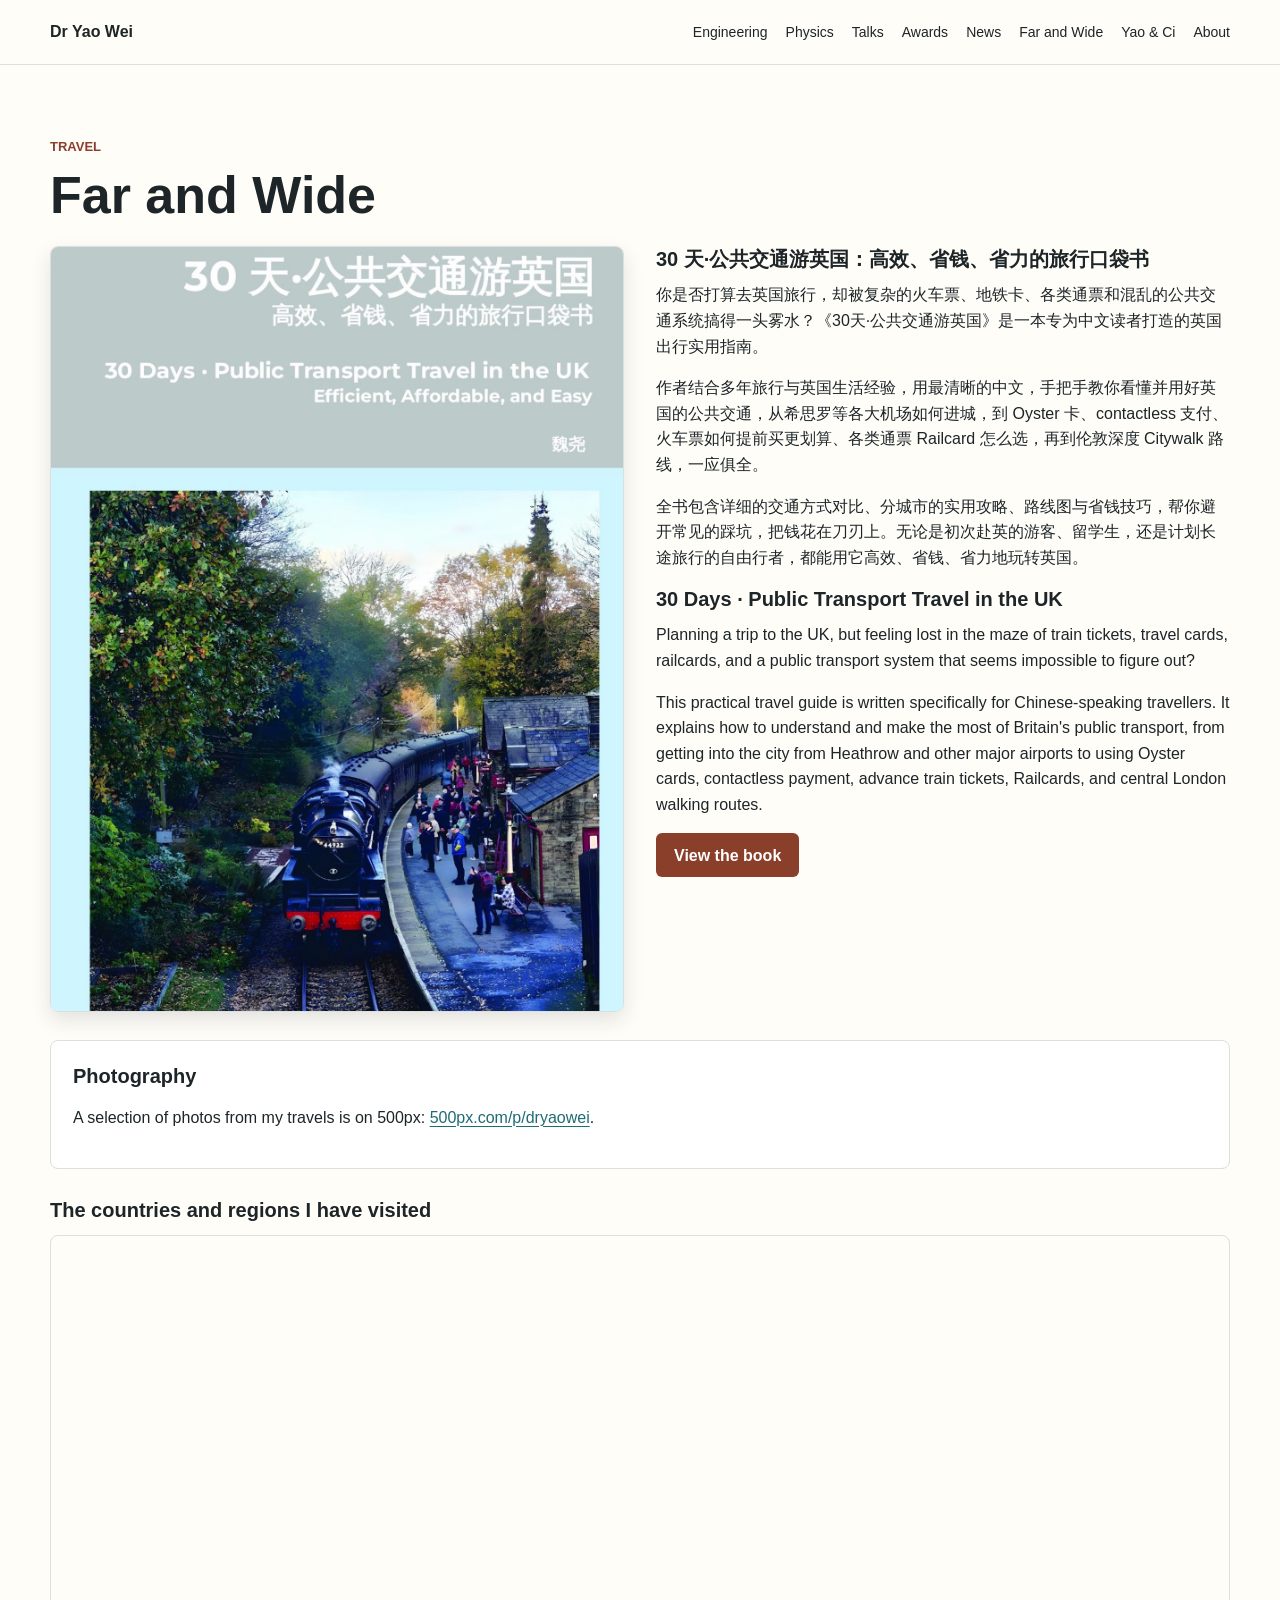
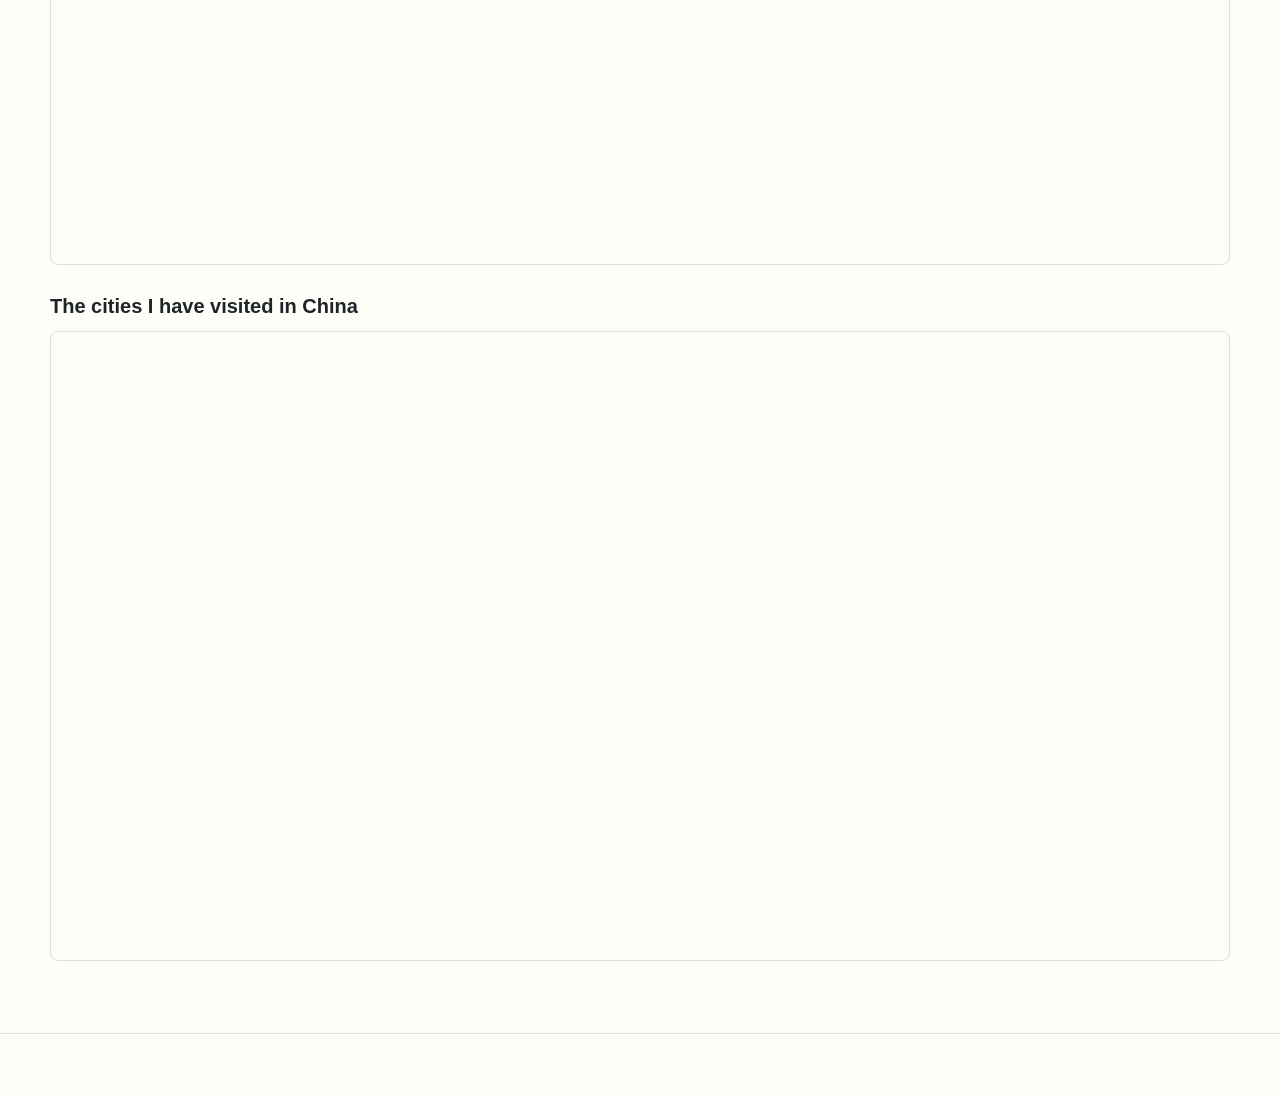
<file: travel.html>
<!doctype html>
<html lang="en">
<head>
  <meta charset="utf-8">
  <meta name="viewport" content="width=device-width, initial-scale=1">
  <title>Far and Wide — Dr Yao Wei</title>
  <link rel="icon" type="image/jpeg" href="images/me.jpg">
  <link rel="stylesheet" href="styles.css">
</head>
<body>
  <header class="site-header">
    <nav class="nav">
      <a class="brand" href="index.html">Dr Yao Wei</a>
      <div class="links">
        <a href="machine.html">Engineering</a>
        <a href="physics.html">Physics</a>
        <a href="talks.html">Talks</a>
        <a href="awards.html">Awards</a>
        <a href="news.html">News</a>
        <a href="travel.html">Far and Wide</a>
        <a href="us.html">Yao &amp; Ci</a>
        <a href="about.html">About</a>
      </div>
    </nav>
  </header>

  <main>
    <section class="section">
      <p class="eyebrow">Travel</p>
      <h2>Far and Wide</h2>
      <div class="two-col book-col">
        <div class="book-cover">
          <img src="images/book.jpg" alt="30天·公共交通游英国 book cover">
        </div>
        <div>
          <h3>30 天·公共交通游英国：高效、省钱、省力的旅行口袋书</h3>
          <p>你是否打算去英国旅行，却被复杂的火车票、地铁卡、各类通票和混乱的公共交通系统搞得一头雾水？《30天·公共交通游英国》是一本专为中文读者打造的英国出行实用指南。</p>
          <p>作者结合多年旅行与英国生活经验，用最清晰的中文，手把手教你看懂并用好英国的公共交通，从希思罗等各大机场如何进城，到 Oyster 卡、contactless 支付、火车票如何提前买更划算、各类通票 Railcard 怎么选，再到伦敦深度 Citywalk 路线，一应俱全。</p>
          <p>全书包含详细的交通方式对比、分城市的实用攻略、路线图与省钱技巧，帮你避开常见的踩坑，把钱花在刀刃上。无论是初次赴英的游客、留学生，还是计划长途旅行的自由行者，都能用它高效、省钱、省力地玩转英国。</p>
          <h3>30 Days · Public Transport Travel in the UK</h3>
          <p>Planning a trip to the UK, but feeling lost in the maze of train tickets, travel cards, railcards, and a public transport system that seems impossible to figure out?</p>
          <p>This practical travel guide is written specifically for Chinese-speaking travellers. It explains how to understand and make the most of Britain's public transport, from getting into the city from Heathrow and other major airports to using Oyster cards, contactless payment, advance train tickets, Railcards, and central London walking routes.</p>
          <p><a class="button" href="http://www.lulu.com/shop/yao-wei/30-%E5%A4%A9%E5%85%AC%E5%85%B1%E4%BA%A4%E9%80%9A%E6%B8%B8%E8%8B%B1%E5%9B%BD%E9%AB%98%E6%95%88%E7%9C%81%E9%92%B1%E7%9C%81%E5%8A%9B%E7%9A%84%E6%97%85%E8%A1%8C%E5%8F%A3%E8%A2%8B%E4%B9%A6/paperback/product-e7q775n.html">View the book</a></p>
        </div>
      </div>
      <div class="note">
        <h3>Photography</h3>
        <p>A selection of photos from my travels is on 500px: <a href="https://500px.com/p/dryaowei">500px.com/p/dryaowei</a>.</p>
      </div>

      <div class="map-block">
        <h3>The countries and regions I have visited</h3>
        <iframe src="https://www.google.com/maps/d/u/0/embed?mid=1jHB47nDNAter-QfmPQ1Z-YjaLmv6TjI9&ll=38.967037898961905%2C21.270016499999997&z=2" title="Countries I have visited"></iframe>
      </div>

      <div class="map-block">
        <h3>The cities I have visited in China</h3>
        <iframe src="https://www.google.com/maps/d/u/0/embed?mid=1oseww0JkiwAqn2nDZeU3VZfiX12dFnuc&ll=36.492903587118334%2C104.42508244949468&z=4" title="Cities I have visited in China"></iframe>
      </div>
    </section>
  </main>

  <footer>
  </footer>
</body>
</html>
</file>
<file: styles.css>
:root {
  --ink: #1d2528;
  --muted: #647173;
  --line: #d9e0dd;
  --paper: #fffdf8;
  --soft: #f1f5f1;
  --accent: #8a3f2b;
  --accent-2: #1f6b75;
}

* { box-sizing: border-box; }

html { scroll-behavior: smooth; }

body {
  margin: 0;
  color: var(--ink);
  background: var(--paper);
  font-family: Arial, Helvetica, sans-serif;
  line-height: 1.6;
}

a {
  color: var(--accent-2);
  text-decoration-thickness: 1px;
  text-underline-offset: 3px;
}

img {
  display: block;
  width: 100%;
  height: 100%;
  object-fit: cover;
}

.site-header {
  position: sticky;
  top: 0;
  z-index: 10;
  background: rgba(255, 253, 248, 0.94);
  border-bottom: 1px solid var(--line);
  backdrop-filter: blur(14px);
}

.nav {
  width: min(1180px, calc(100% - 32px));
  margin: 0 auto;
  min-height: 64px;
  display: flex;
  align-items: center;
  justify-content: space-between;
  gap: 24px;
}

.brand {
  color: var(--ink);
  font-weight: 700;
  text-decoration: none;
  white-space: nowrap;
}

.links {
  display: flex;
  align-items: center;
  gap: 18px;
  flex-wrap: wrap;
  justify-content: flex-end;
  font-size: 14px;
}

.links a {
  color: var(--ink);
  text-decoration: none;
}

.hero {
  min-height: 20vh;
  display: grid;
  align-items: center;
  padding: 24px max(24px, calc((100vw - 1180px) / 2));
  background: linear-gradient(120deg, var(--accent-2), var(--accent));
  color: white;
}

.hero > div { max-width: 760px; }

.hero-text {
  animation: hero-fade-in 0.6s ease both;
}

@keyframes hero-fade-in {
  from { opacity: 0; transform: translateY(6px); }
  to { opacity: 1; transform: translateY(0); }
}

@media (prefers-reduced-motion: reduce) {
  .hero-text { animation: none; }
}

.eyebrow {
  margin: 0 0 10px;
  color: var(--accent);
  font-size: 13px;
  font-weight: 700;
  letter-spacing: 0;
  text-transform: uppercase;
}

.hero .eyebrow { color: #f8d9c8; }

h1, h2, h3, p { overflow-wrap: anywhere; }

h1 {
  margin: 0;
  max-width: 860px;
  font-size: clamp(28px, 6vw, 72px);
  line-height: 1.15;
  letter-spacing: 0;
}

h2 {
  margin: 0 0 24px;
  font-size: clamp(30px, 5vw, 52px);
  line-height: 1.05;
  letter-spacing: 0;
}

h3 {
  margin: 0 0 10px;
  font-size: 20px;
  line-height: 1.3;
}

.lead {
  max-width: 760px;
  margin: 20px 0 0;
  font-size: 21px;
}

.lead.small { font-size: 18px; }

.section {
  width: min(1180px, calc(100% - 32px));
  margin: 0 auto;
  padding: 72px 0;
}

.section.alt {
  width: 100%;
  padding-left: max(16px, calc((100vw - 1180px) / 2));
  padding-right: max(16px, calc((100vw - 1180px) / 2));
  background: var(--soft);
}

.content-grid {
  display: grid;
  grid-template-columns: repeat(4, 1fr);
  gap: 16px;
}

.tile {
  display: grid;
  grid-template-rows: 220px auto;
  min-width: 0;
  color: var(--ink);
  border: 1px solid var(--line);
  border-radius: 8px;
  overflow: hidden;
  background: white;
  text-decoration: none;
  transition: transform 0.2s ease, box-shadow 0.2s ease, border-color 0.2s ease;
}

.tile:hover {
  transform: translateY(-4px) scale(1.02);
  box-shadow: 0 12px 24px rgba(29, 37, 40, 0.14);
  border-color: var(--accent-2);
}

.tile img {
  transition: transform 0.3s ease;
}

.tile:hover img {
  transform: scale(1.05);
}

.tile span {
  padding: 16px;
  font-weight: 700;
}

.paper-list {
  display: grid;
  gap: 14px;
}

.paper-list article,
.note,
.about-card {
  padding: 22px;
  border: 1px solid var(--line);
  border-radius: 8px;
  background: white;
}

.paper-year {
  margin: 0 0 6px;
  color: var(--accent);
  font-weight: 700;
  font-size: 13px;
  letter-spacing: 0.02em;
}

.paper-list p,
.publication-list,
.two-col p,
.about-card p { margin-top: 0; }

.publication-list {
  display: grid;
  gap: 12px;
  padding-left: 0;
  list-style: none;
}

.pub {
  display: grid;
  grid-template-columns: 64px 1fr;
  gap: 18px;
  align-items: start;
  padding: 18px 22px;
  border: 1px solid var(--line);
  border-radius: 8px;
  background: white;
  transition: border-color 0.15s ease, box-shadow 0.15s ease;
}

.pub:hover {
  border-color: var(--accent-2);
  box-shadow: 0 4px 14px rgba(31, 107, 117, 0.12);
}

.pub-year {
  padding-top: 2px;
  color: var(--accent);
  font-weight: 700;
  font-size: 15px;
  font-variant-numeric: tabular-nums;
}

.pub-title {
  margin: 0 0 6px;
  font-size: 17px;
  font-weight: 700;
  line-height: 1.35;
}

.badge {
  display: inline-flex;
  align-items: center;
  gap: 4px;
  margin-left: 8px;
  padding: 2px 9px;
  border-radius: 999px;
  font-size: 12px;
  font-weight: 700;
  vertical-align: middle;
  white-space: nowrap;
  text-decoration: none;
}

.badge-gold {
  background: #fdf1d8;
  color: #8a5a00;
  border: 1px solid #f0d38a;
}

.badge-top {
  background: #e6f3f4;
  color: var(--accent-2);
  border: 1px solid #bfe0e2;
}

.badge-press {
  background: #fbe9e4;
  color: var(--accent);
  border: 1px solid #f0c6b8;
}

.pub-title a {
  color: var(--ink);
  text-decoration: none;
}

.pub-title a:hover {
  color: var(--accent-2);
  text-decoration: underline;
}

.pub-meta {
  margin: 0;
  color: var(--muted);
  font-size: 14px;
}

@media (max-width: 620px) {
  .pub {
    grid-template-columns: 1fr;
    gap: 4px;
  }
}

.note { margin-top: 28px; }

.cv-embed {
  margin-top: 28px;
  border: 1px solid var(--line);
  border-radius: 8px;
  overflow: hidden;
  background: white;
}

.cv-embed iframe {
  display: block;
  width: 100%;
  height: 85vh;
  border: 0;
}

.map-block {
  margin-top: 28px;
}

.map-block h3 {
  margin-bottom: 12px;
}

.map-block iframe {
  display: block;
  width: 100%;
  height: 70vh;
  min-height: 560px;
  border: 1px solid var(--line);
  border-radius: 8px;
}

.book-col {
  grid-template-columns: 200px 1fr 1fr;
  align-items: start;
}

.book-cover img {
  width: 100%;
  aspect-ratio: 3 / 4;
  border-radius: 8px;
  border: 1px solid var(--line);
  box-shadow: 0 8px 20px rgba(29, 37, 40, 0.12);
}

@media (max-width: 860px) {
  .book-col {
    grid-template-columns: 1fr;
  }

  .book-cover {
    max-width: 220px;
  }
}

.mini-gallery,
.gallery {
  display: grid;
  grid-template-columns: repeat(2, 1fr);
  gap: 14px;
  margin-top: 16px;
}

.mini-gallery img {
  aspect-ratio: 16 / 10;
  border-radius: 6px;
}

.two-col {
  display: grid;
  grid-template-columns: 1fr 1fr;
  gap: 32px;
}

.button {
  display: inline-flex;
  align-items: center;
  justify-content: center;
  min-height: 44px;
  padding: 0 18px;
  border-radius: 6px;
  background: var(--accent);
  color: white;
  font-weight: 700;
  text-decoration: none;
}

.resources,
.timeline {
  display: flex;
  gap: 10px;
  flex-wrap: wrap;
  margin: 22px 0;
}

.resources a,
.resources span,
.timeline span {
  padding: 8px 10px;
  border: 1px solid var(--line);
  border-radius: 6px;
  background: white;
  font-size: 14px;
}

.gallery {
  grid-template-columns: repeat(3, 1fr);
}

.gallery img {
  aspect-ratio: 4 / 3;
  border-radius: 6px;
}

footer {
  padding: 32px 16px;
  text-align: center;
  color: var(--muted);
  border-top: 1px solid var(--line);
}

footer p { margin: 4px 0; }

@media (max-width: 860px) {
  .nav {
    align-items: flex-start;
    flex-direction: column;
    padding: 14px 0;
  }

  .links {
    justify-content: flex-start;
    gap: 12px;
  }

  .hero {
    min-height: 18vh;
    padding-top: 24px;
    padding-bottom: 24px;
  }

  .content-grid,
  .two-col,
  .gallery {
    grid-template-columns: 1fr;
  }

  .tile {
    grid-template-rows: 180px auto;
  }
}

/* Yao & Ci: cartoon map and photo lightbox */
.map-section { padding-top: 0; }

.map-card {
  border: 1px solid var(--line);
  border-radius: 14px;
  background: white;
  padding: 10px;
  box-shadow: 0 8px 24px rgba(31, 107, 117, 0.08);
}

.cartoon-map { display: block; width: 100%; height: auto; }

.cartoon-map .grid line { stroke: #fff; stroke-opacity: .55; stroke-width: 1; stroke-dasharray: 4 6; }
.cartoon-map .land-shadow path { fill: #c9b98f; opacity: .55; }
.cartoon-map .land path { fill: #f6ecd3; stroke: #d2bc8a; stroke-width: 1.2; stroke-linejoin: round; }
.cartoon-map .lakes path { fill: #bddbe5; stroke: #d2bc8a; stroke-width: 1; }
.cartoon-map .compass text { font: 700 11px Arial, sans-serif; fill: #5f8a97; }

.cartoon-map .pin { cursor: pointer; outline: none; }
.cartoon-map .leader { stroke: #e0a21b; stroke-width: 1.6; stroke-dasharray: 2 3; }
.cartoon-map .dot { fill: #f2a900; stroke: #fff; stroke-width: 1.6; }
.cartoon-map .ring { fill: #fff; stroke: #f2a900; stroke-width: 2.5; }
.cartoon-map .label { font: 700 8px Arial, sans-serif; fill: var(--ink); paint-order: stroke; stroke: #fff; stroke-width: 3px; stroke-linejoin: round; }
.cartoon-map .bubble { transition: transform .2s ease; transform-box: fill-box; }
.cartoon-map .bubble image { pointer-events: none; }
.cartoon-map .pin:hover .ring,
.cartoon-map .pin:focus-visible .ring { stroke: var(--accent); stroke-width: 3.5; }
.cartoon-map .pin:hover .bubble,
.cartoon-map .pin:focus-visible .bubble { filter: drop-shadow(0 3px 5px rgba(0,0,0,.3)); }

.cartoon-map .pin { animation: lit .7s ease both; animation-delay: calc(var(--i) * .35s + .3s); }
.cartoon-map .glow { animation: pulse 2.8s ease-in-out infinite; animation-delay: calc(var(--i) * .35s + 1s); transform-box: fill-box; transform-origin: center; }

@keyframes lit {
  from { opacity: 0; filter: grayscale(1) brightness(.9); }
  to { opacity: 1; filter: none; }
}
@keyframes pulse {
  0%, 100% { transform: scale(1); opacity: .9; }
  50% { transform: scale(1.35); opacity: .55; }
}
@media (prefers-reduced-motion: reduce) {
  .cartoon-map .pin, .cartoon-map .glow { animation: none; }
}

.place-strip {
  display: grid;
  grid-template-columns: repeat(auto-fill, minmax(230px, 1fr));
  gap: 12px;
  margin: 18px 0 0;
  padding: 0;
  list-style: none;
}
.chip {
  display: flex;
  align-items: center;
  gap: 12px;
  width: 100%;
  padding: 8px;
  border: 1px solid var(--line);
  border-radius: 10px;
  background: white;
  font: inherit;
  text-align: left;
  color: var(--ink);
  cursor: pointer;
}
.chip:hover, .chip:focus-visible { border-color: #f2a900; outline: none; box-shadow: 0 0 0 3px rgba(242, 169, 0, .2); }
.chip img { width: 56px; height: 56px; border-radius: 50%; flex: none; }
.chip span { display: flex; flex-direction: column; line-height: 1.35; }
.chip strong { font-size: 14px; }
.chip em { font-style: normal; font-size: 13px; color: var(--muted); }

.lightbox {
  position: fixed;
  inset: 0;
  z-index: 50;
  display: flex;
  align-items: center;
  justify-content: center;
  gap: 12px;
  padding: 20px;
  background: rgba(20, 26, 28, .88);
}
.lightbox[hidden] { display: none; }
.lightbox figure { margin: 0; max-width: min(88vw, 760px); text-align: center; }
.lightbox figure img {
  width: auto;
  height: auto;
  max-width: 100%;
  max-height: 78vh;
  margin: 0 auto;
  border-radius: 8px;
  box-shadow: 0 12px 40px rgba(0,0,0,.5);
}
.lightbox figcaption { margin-top: 12px; color: #fff; display: flex; gap: 12px; justify-content: center; flex-wrap: wrap; }
.lightbox figcaption span { color: #cfd8da; }
.lb-close, .lb-nav {
  border: 0;
  color: #fff;
  background: rgba(255,255,255,.14);
  cursor: pointer;
  border-radius: 50%;
  line-height: 1;
}
.lb-close:hover, .lb-nav:hover, .lb-close:focus-visible, .lb-nav:focus-visible { background: rgba(255,255,255,.3); outline: none; }
.lb-close { position: absolute; top: 16px; right: 18px; width: 42px; height: 42px; font-size: 28px; }
.lb-nav { flex: none; width: 46px; height: 46px; font-size: 34px; padding-bottom: 4px; }

@media (max-width: 620px) {
  .lightbox { padding: 12px 6px; gap: 4px; }
  .lb-nav { width: 36px; height: 36px; font-size: 26px; }
}

.us-intro {
  max-width: 760px;
  margin: 8px 0 8px;
  padding-left: 22px;
  border-left: 4px solid #f2a900;
}
.us-lead {
  margin: 0;
  font-size: clamp(18px, 2.56vw, 24px);
  line-height: 1.4;
  font-weight: 700;
  letter-spacing: -0.01em;
}
.us-lead span {
  background: linear-gradient(transparent 62%, rgba(242, 169, 0, .35) 62%);
}
.us-sub {
  margin: 10px 0 0;
  color: var(--muted);
  font-size: 16px;
}
</file>
